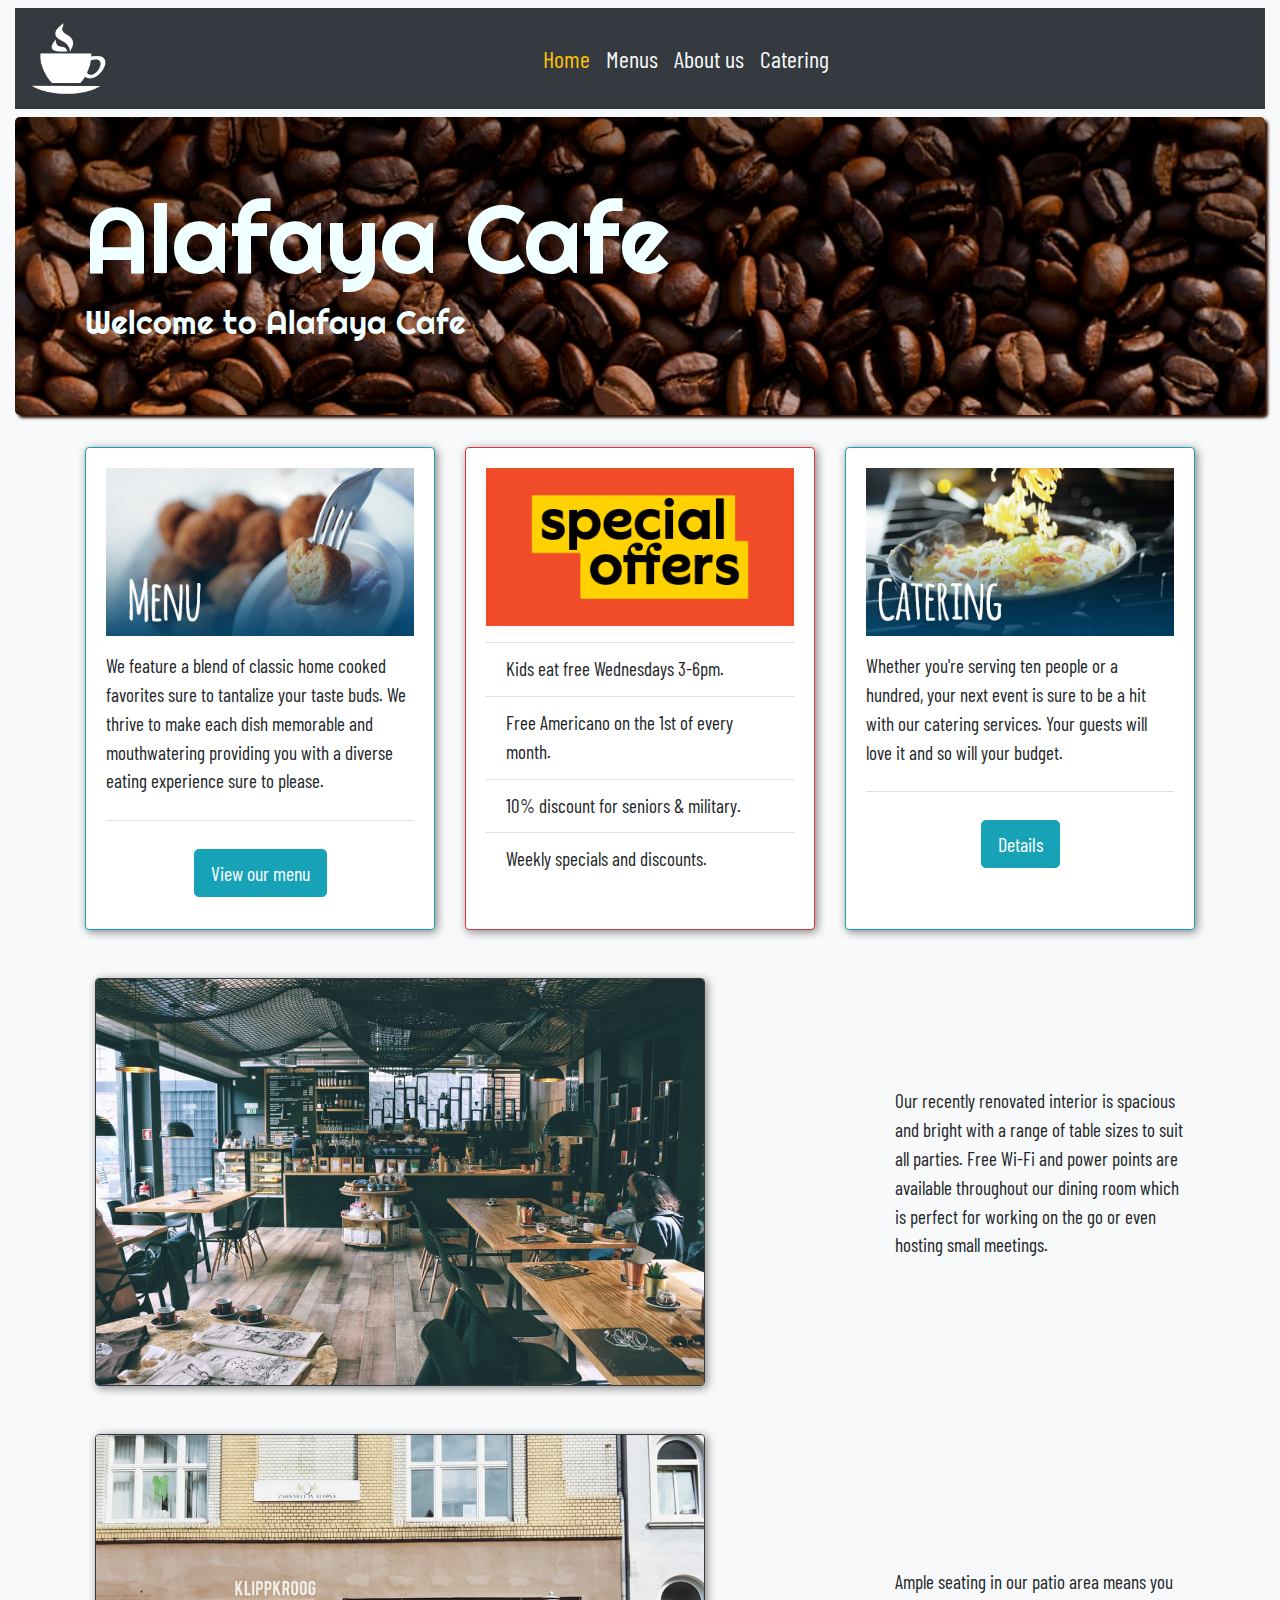
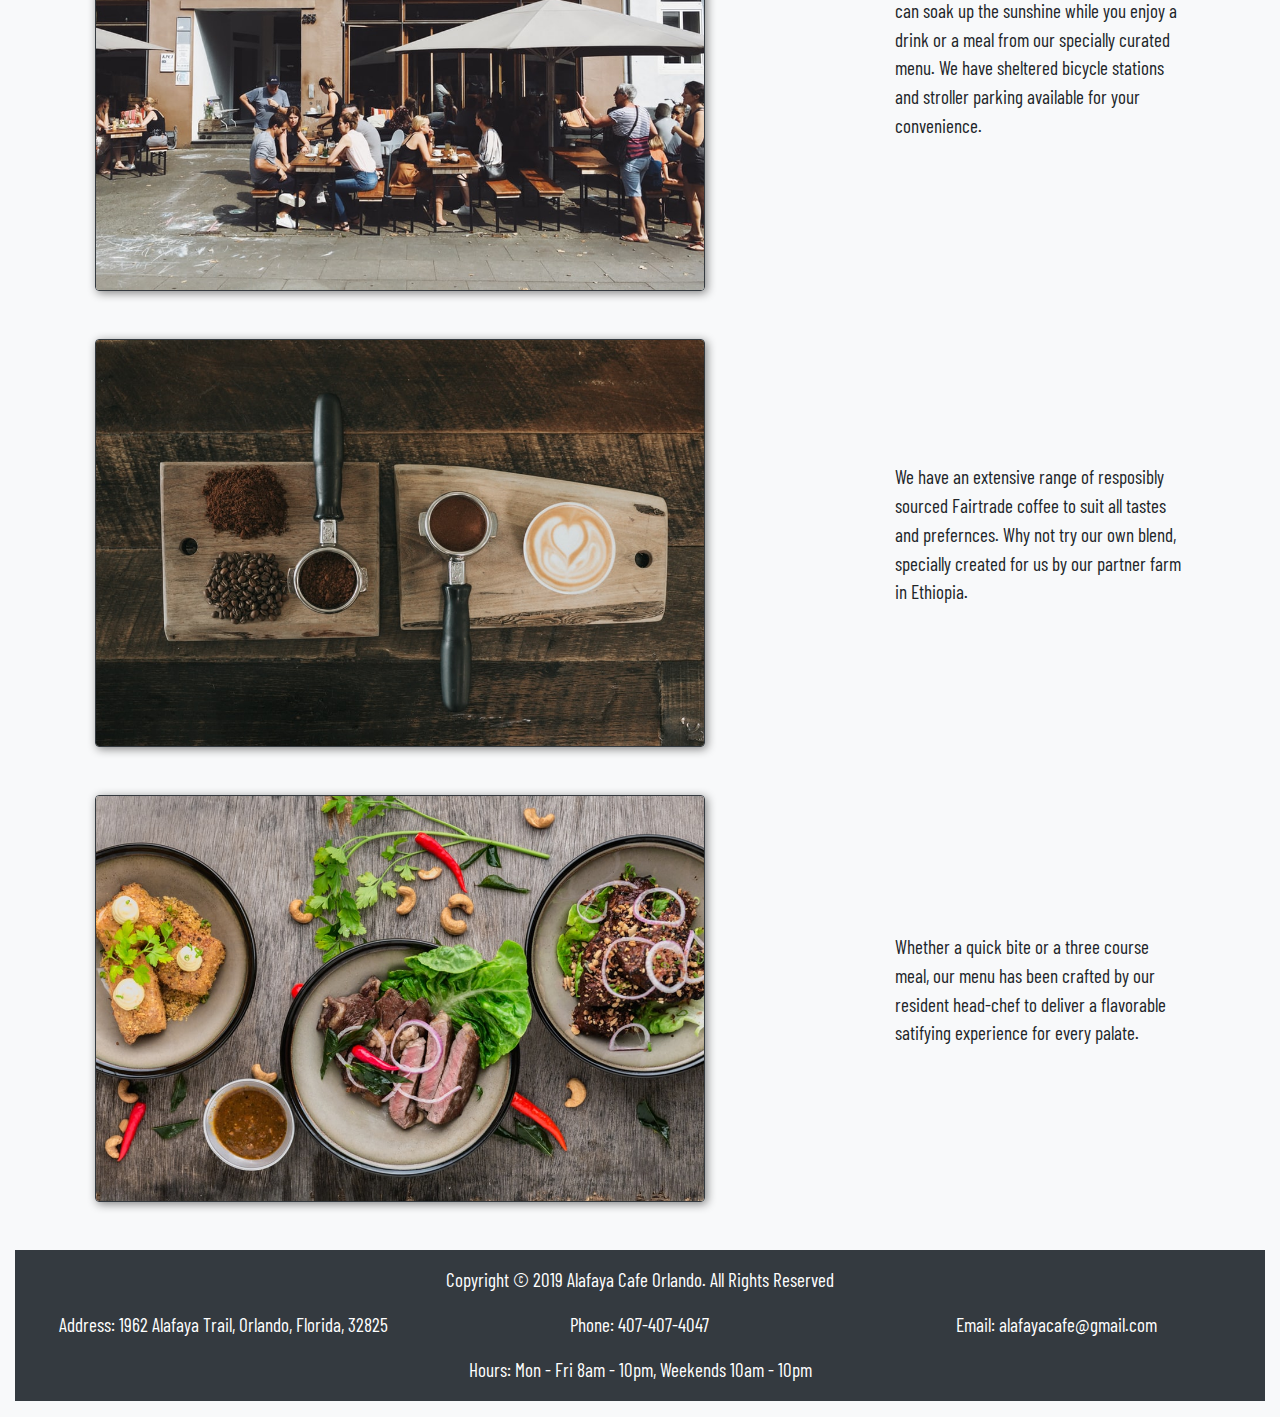
<file: index.html>
<!doctype html>
<html lang="en">
  <head>
    <!-- Required meta tags -->
    <meta charset="utf-8">
    <meta name="viewport" content="width=device-width, initial-scale=1, shrink-to-fit=no">

    <!-- Bootstrap CSS -->
    <link rel="stylesheet" href="https://stackpath.bootstrapcdn.com/bootstrap/4.3.1/css/bootstrap.min.css" integrity="sha384-ggOyR0iXCbMQv3Xipma34MD+dH/1fQ784/j6cY/iJTQUOhcWr7x9JvoRxT2MZw1T" crossorigin="anonymous">
    <link rel="stylesheet" href="css/styles.css">
    <link href="https://fonts.googleapis.com/css?family=Barlow+Condensed|Righteous&display=swap" rel="stylesheet">

    <title>Alafaya Cafe</title>
  </head>
  <body class="bg-light">
  	
  	<div class="container-fluid">
        <nav class="my-2 navbar navbar-expand-sm navbar-dark bg-dark">
            <a href="index.html" class="navbar-brand text-light">
                <img src="css/images/logo.jpg" id="logo" alt="">
            </a>
            <button class="navbar-toggler" data-toggle="collapse" data-target="#myNav">
                <span class="navbar-toggler-icon"></span>
            </button>    
            <div class="justify-content-around collapse navbar-collapse" id="myNav">
                <ul class="navbar-nav">
                    <li class="nav-item">
                        <a href="index.html" class="nav-link text-warning">Home</a>
                    </li>
                    <li class="nav-item dropdown">
                        <a href="#" class="nav-link text-light" data-toggle="dropdown">Menus</a>
                        <div class="dropdown-menu">
                            <a href="breakfastMenu.html" class="dropdown-item">Breakfast</a>
                            <a href="lunchMenu.html" class="dropdown-item">Lunch and Dinner</a>
                            <a href="dessertMenu.html" class="dropdown-item">Dessert</a>
                            <a href="beverageMenu.html" class="dropdown-item">Beverages</a>
                        </div>
                    </li>
                    <li class="nav-item">
                        <a href="about.html" class="nav-link text-light">About us</a>
                    </li>
                    <li class="nav-item">
                        <a href="catering.html" class="nav-link text-light">Catering</a>
                    </li>
                  </ul>
            </div>
        </nav>
    </div>
          
    <div class="container-fluid">
        <div class="mb-4 mt-2 d-flex justify-content-center d-md-none bg-dark text-white">
            <h1>Alafaya Cafe</h1>
        </div>
        
        <div class="jumbotron d-none d-md-flex" id="jumbo">
            <div class="container">
                    <h1 class="display-1">Alafaya Cafe</h1>
                    <p class="h2">Welcome to Alafaya Cafe</p>
            </div>
        </div>
    </div>

    <div class="container">
        <div class="row justify-content-center">
            <div class="col-lg-4 col-md-6 d-flex align-items-stretch mb-5">
                <div class="card border-info">
                    <div class="card-body">
                        <span class="d-flex justify-content-center"><img class="img-fluid" src="css/images/menu.jpg" alt=""></span>
                        <p class="mt-3 mb-4">We feature a blend of classic home cooked favorites sure to tantalize your taste buds. We thrive to make each dish memorable and mouthwatering providing you with a diverse eating experience sure to please.</p>
                        <div class="card-footer bg-white d-flex justify-content-center">
                            <a href="breakfastMenu.html"><button class="btn btn-lg btn-info mt-3">View our menu</button></a>
                        </div>
                    </div>
                </div>
            </div>

            <div class="col-lg-4 col-md-6 d-flex justify-content-center align-items-stretch mb-5">
                <div class="card border-danger">
                    <div class="card-body">
                            <img src="css/images/specials.jpg" alt="" class="img-fluid flex-grow">
                            <ul class="list-group list-group-flush">
                                <li class="mt-3 list-group-item">Kids eat free Wednesdays 3-6pm.</li>
                                <li class="list-group-item">Free Americano on the 1st of every month.</li>
                                <li class="list-group-item">10% discount for seniors & military.</li>                                
                                <li class="list-group-item">Weekly specials and discounts.</li>                                
                            </ul>
                            
                    </div>
                </div>
            </div>
            
            <div class="col-lg-4 col-md-6 d-flex justify-content-center align-items-stretch mb-5">
                <div class="card border-info">
                    <div class="card-body">
                        <span class="d-flex justify-content-center"><img class="img-fluid" src="css/images/catering.jpg" alt=""></span>
                        <p class="mt-3 mb-4">Whether you're serving ten people or a hundred, your next event is sure to be a hit with our catering services. Your guests will love it and so will your budget.</p>
                        <div class="card-footer bg-white d-flex justify-content-center">
                            <a href="catering.html"><button class="btn btn-lg btn-info mt-3">Details</button></a>
                        </div>
                    </div>
                </div>
            </div>
        </div>
    </div>

    <div class="container-fluid">
        <div class="row d-flex justify-content-around">
            <div class="col-md-6 mb-5">
                <img id="interior" src="css/images/cafe-inside.jpg" alt="" class="img-fluid border border-dark rounded">
            </div>
            <div class="col-md-3 mb-5 d-flex justify-content-center align-items-center">
                <p>Our recently renovated interior is spacious and bright with a range of table sizes to suit all parties.  Free Wi-Fi and power points are available throughout our dining room which is perfect for working on the go or even hosting small meetings.</p>
            </div>
        </div>
        <div class="row d-flex justify-content-around">
            <div class="col-md-6 mb-5">
                <img id="patio" src="css/images/cafe-patio.jpg" alt="" class="img-fluid border border-dark rounded">
            </div>
            <div class="col-md-3 mb-5 d-flex justify-content-center align-items-center">
                <p>Ample seating in our patio area means you can soak up the sunshine while you enjoy a drink or a meal from our specially curated menu.  We have sheltered bicycle stations and stroller parking available for your convenience.</p>
            </div>
        </div>
        <div class="row d-flex justify-content-around">
            <div class="col-md-6 mb-5">
                <img id="patio" src="css/images/coffee.jpg" alt="" class="img-fluid border border-dark rounded">
            </div>
            <div class="col-md-3 mb-5 d-flex justify-content-center align-items-center">
                <p>We have an extensive range of resposibly sourced Fairtrade coffee to suit all tastes and prefernces.  Why not try our own blend, specially created for us by our partner farm in Ethiopia.</p>
            </div>
        </div>
        <div class="row d-flex justify-content-around">
            <div class="col-md-6 mb-5">
                <img id="patio" src="css/images/meal.jpg" alt="" class="img-fluid border border-dark rounded">
            </div>
            <div class="col-md-3 mb-5 d-flex justify-content-center align-items-center">
                <p>Whether a quick bite or a three course meal, our menu has been crafted by our resident head-chef to deliver a flavorable satifying experience for every palate. </p>               
            </div>
        </div>
    </div>

    <div class="container-fluid">    
        <footer id="foot">
                <div class="container-fluid bg-dark text-white mb-3">
                        <div class="row">
                            <div class="col-12 d-flex justify-content-around pt-3">
                                <p>Copyright &copy; 2019 Alafaya Cafe Orlando.  All Rights Reserved</p>
                            </div>
                            <div class="col-xl-4 col-12 d-flex justify-content-center">
                                <p>Address: 1962 Alafaya Trail, Orlando, Florida, 32825</p>
                            </div>
                            <div class="col-xl-4 col-12 d-flex justify-content-center">
                                <p>Phone: 407-407-4047</p>
                            </div>
                            <div class="col-xl-4 col-12 d-flex justify-content-center">
                                <p> Email: alafayacafe@gmail.com</p>
                            </div>
                            
                            <div class="col-12 d-flex justify-content-center">
                                <p>Hours: Mon - Fri 8am - 10pm,  Weekends 10am - 10pm</p>
                            </div>
                        </div>
                    </div>
        </footer>
    </div>

       

    <!-- Optional JavaScript -->
    <!-- jQuery first, then Popper.js, then Bootstrap JS -->
    <script src="https://code.jquery.com/jquery-3.3.1.slim.min.js" integrity="sha384-q8i/X+965DzO0rT7abK41JStQIAqVgRVzpbzo5smXKp4YfRvH+8abtTE1Pi6jizo" crossorigin="anonymous"></script>
    <script src="https://cdnjs.cloudflare.com/ajax/libs/popper.js/1.14.7/umd/popper.min.js" integrity="sha384-UO2eT0CpHqdSJQ6hJty5KVphtPhzWj9WO1clHTMGa3JDZwrnQq4sF86dIHNDz0W1" crossorigin="anonymous"></script>
    <script src="https://stackpath.bootstrapcdn.com/bootstrap/4.3.1/js/bootstrap.min.js" integrity="sha384-JjSmVgyd0p3pXB1rRibZUAYoIIy6OrQ6VrjIEaFf/nJGzIxFDsf4x0xIM+B07jRM" crossorigin="anonymous"></script>
  </body>
</html>
</file>
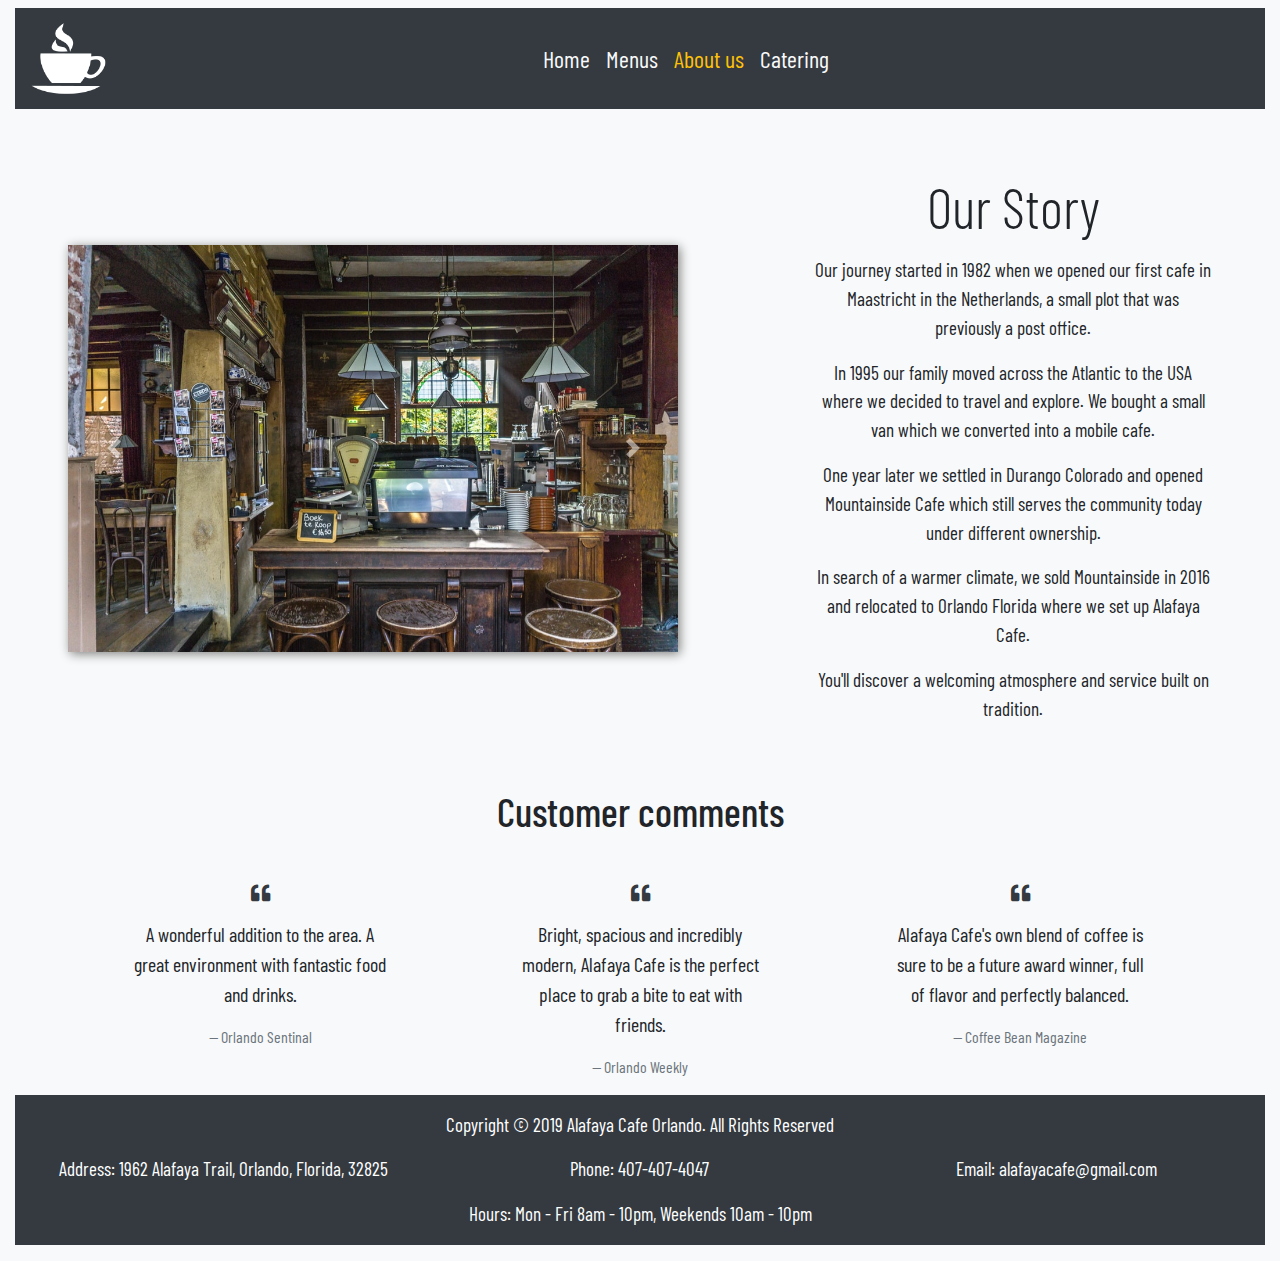
<file: about.html>
<!doctype html>
<html lang="en">
  <head>
    <!-- Required meta tags -->
    <meta charset="utf-8">
    <meta name="viewport" content="width=device-width, initial-scale=1, shrink-to-fit=no">

    <!-- Bootstrap CSS -->
    <link rel="stylesheet" href="https://stackpath.bootstrapcdn.com/bootstrap/4.3.1/css/bootstrap.min.css" integrity="sha384-ggOyR0iXCbMQv3Xipma34MD+dH/1fQ784/j6cY/iJTQUOhcWr7x9JvoRxT2MZw1T" crossorigin="anonymous">
    <link rel="stylesheet" href="css/styles.css">
    <link href="https://fonts.googleapis.com/css?family=Barlow+Condensed|Righteous&display=swap" rel="stylesheet">
    <link rel="stylesheet" href="css/fontawesome-free-5.10.1-web/css/all.css">

    <title>Alafaya Cafe</title>
  </head>
  <body class="bg-light">
  	
  	<div class="container-fluid">
        <nav class="my-2 navbar navbar-expand-sm navbar-dark bg-dark">
            <a href="index.html" class="navbar-brand text-light">
                <img src="css/images/logo.jpg" id="logo" alt="">
            </a>
            <button class="navbar-toggler" data-toggle="collapse" data-target="#myNav">
                <span class="navbar-toggler-icon"></span>
            </button>    
            <div class="justify-content-around collapse navbar-collapse" id="myNav">
                <ul class="navbar-nav">
                    <li class="nav-item">
                        <a href="index.html" class="nav-link text-light">Home</a>
                    </li>
                    <li class="nav-item dropdown">
                        <a href="#" class="nav-link text-light" data-toggle="dropdown">Menus</a>
                        <div class="dropdown-menu">
                            <a href="breakfastMenu.html" class="dropdown-item">Breakfast</a>
                            <a href="lunchMenu.html" class="dropdown-item">Lunch and Dinner</a>
                            <a href="dessertMenu.html" class="dropdown-item">Dessert</a>
                            <a href="beverageMenu.html" class="dropdown-item">Beverages</a>
                        </div>
                    </li>
                    <li class="nav-item">
                        <a href="about.html" class="nav-link text-warning">About us</a>
                    </li>
                    <li class="nav-item">
                        <a href="catering.html" class="nav-link text-light">Catering</a>
                    </li>
                </ul>
            </div>
        </nav>
    </div>

    <div class="container-fluid my-5">
        <div class="row d-flex justify-content-around align-items-center">
            <div class="col-lg-6">
                <div id="imgCarousel" class="carousel slide" data-ride="carousel">
                    <div class="carousel-inner">
                        <div class="carousel-item active">
                            <img src="css/images/slider/oldCafe.jpg" alt="" class="display-block w-100 img-fluid">
                        </div>
                        <div class="carousel-item">
                            <img src="css/images/slider/cafeTruck.jpg" alt="" class="display-block w-100 img-fluid">
                        </div>
                        <div class="carousel-item">
                            <img src="css/images/slider/firstUSA.jpg" alt="" class="display-block w-100 img-fluid">
                        </div>
                        <div class="carousel-item">
                            <img src="css/images/slider/alafayaCafe.jpg" alt="" class="display-block w-100 img-fluid">
                        </div>
                    </div>
                    <a href="#imgCarousel" class="carousel-control-prev" data-slide="prev" role="button">
                        <span class="carousel-control-prev-icon"></span>
                    </a>
                    <a href="#imgCarousel" class="carousel-control-next" data-slide="next" role="button">
                        <span class="carousel-control-next-icon"></span>
                    </a>
                </div>
            </div>

            <div class="col-lg-4 text-center">
                <h2 class="display-4 mb-3 mt-3">Our Story</h2>
                <p>Our journey started in 1982 when we opened our first cafe in Maastricht in the Netherlands, a small plot that was previously a post office.</p>
                <p>In 1995 our family moved across the Atlantic to the USA where we decided to travel and explore.  We bought a small van which we converted into a mobile cafe.</p>
                <p>One year later we settled in Durango Colorado and opened Mountainside Cafe which still serves the community today under different ownership.</p>
                <p>In search of a warmer climate, we sold Mountainside in 2016 and relocated to Orlando Florida where we set up Alafaya Cafe.</p>
                <p>You'll discover a welcoming atmosphere and service built on tradition.</p>
            </div>
        </div>
    </div>
    
    
    <div class="container">
        <div class="col-12">
                <h1 class="text-center my-5">Customer comments</h1>
            </div>    
        </div>
    </div>    

    <div class="container">
        <div class="row d-flex justify-content-around">
            <div class="col-md-3">
                    <i class="fas fa-quote-left mb-3 text-dark d-flex justify-content-center"></i>
                    <blockquote class="blockquote text-center">
                        <p>A wonderful addition to the area.  A great environment with fantastic food and drinks.</p>
                        <footer class="blockquote-footer d-flex justify-content-center">Orlando Sentinal</footer>
                    </blockquote>
            </div>
            <div class="col-md-3">
                    <i class="fas fa-quote-left mb-3 text-dark d-flex justify-content-center"></i>
                    <blockquote class="blockquote text-center">
                        <p>Bright, spacious and incredibly modern, Alafaya Cafe is the perfect place to grab a bite to eat with friends.</p>
                        <footer class="blockquote-footer d-flex justify-content-center">Orlando Weekly</footer>
                    </blockquote>
            </div>
            <div class="col-md-3">
                    <i class="fas fa-quote-left mb-3 text-dark d-flex justify-content-center"></i>
                    <blockquote class="blockquote text-center">
                        <p>Alafaya Cafe's own blend of coffee is sure to be a future award winner, full of flavor and perfectly balanced.</p>
                        <footer class="blockquote-footer d-flex justify-content-center">Coffee Bean Magazine</footer>
                    </blockquote>
            </div>
        </div>
    </div>
    
    <div class="container"></div>
    <div class="container-fluid">    
        <footer id="foot">
                <div class="container-fluid bg-dark text-white mb-3">
                        <div class="row">
                            <div class="col-12 d-flex justify-content-around pt-3">
                                <p>Copyright &copy; 2019 Alafaya Cafe Orlando.  All Rights Reserved</p>
                            </div>
                            <div class="col-xl-4 col-12 d-flex justify-content-center">
                                <p>Address: 1962 Alafaya Trail, Orlando, Florida, 32825</p>
                            </div>
                            <div class="col-xl-4 col-12 d-flex justify-content-center">
                                <p>Phone: 407-407-4047</p>
                            </div>
                            <div class="col-xl-4 col-12 d-flex justify-content-center">
                                <p> Email: alafayacafe@gmail.com</p>
                            </div>
                            
                            <div class="col-12 d-flex justify-content-center">
                                <p>Hours: Mon - Fri 8am - 10pm,  Weekends 10am - 10pm</p>
                            </div>
                        </div>
                    </div>
        </footer>
    </div>

       

    <!-- Optional JavaScript -->
    <!-- jQuery first, then Popper.js, then Bootstrap JS -->
    <script src="https://code.jquery.com/jquery-3.3.1.slim.min.js" integrity="sha384-q8i/X+965DzO0rT7abK41JStQIAqVgRVzpbzo5smXKp4YfRvH+8abtTE1Pi6jizo" crossorigin="anonymous"></script>
    <script src="https://cdnjs.cloudflare.com/ajax/libs/popper.js/1.14.7/umd/popper.min.js" integrity="sha384-UO2eT0CpHqdSJQ6hJty5KVphtPhzWj9WO1clHTMGa3JDZwrnQq4sF86dIHNDz0W1" crossorigin="anonymous"></script>
    <script src="https://stackpath.bootstrapcdn.com/bootstrap/4.3.1/js/bootstrap.min.js" integrity="sha384-JjSmVgyd0p3pXB1rRibZUAYoIIy6OrQ6VrjIEaFf/nJGzIxFDsf4x0xIM+B07jRM" crossorigin="anonymous"></script>
  </body>
</html>
</file>
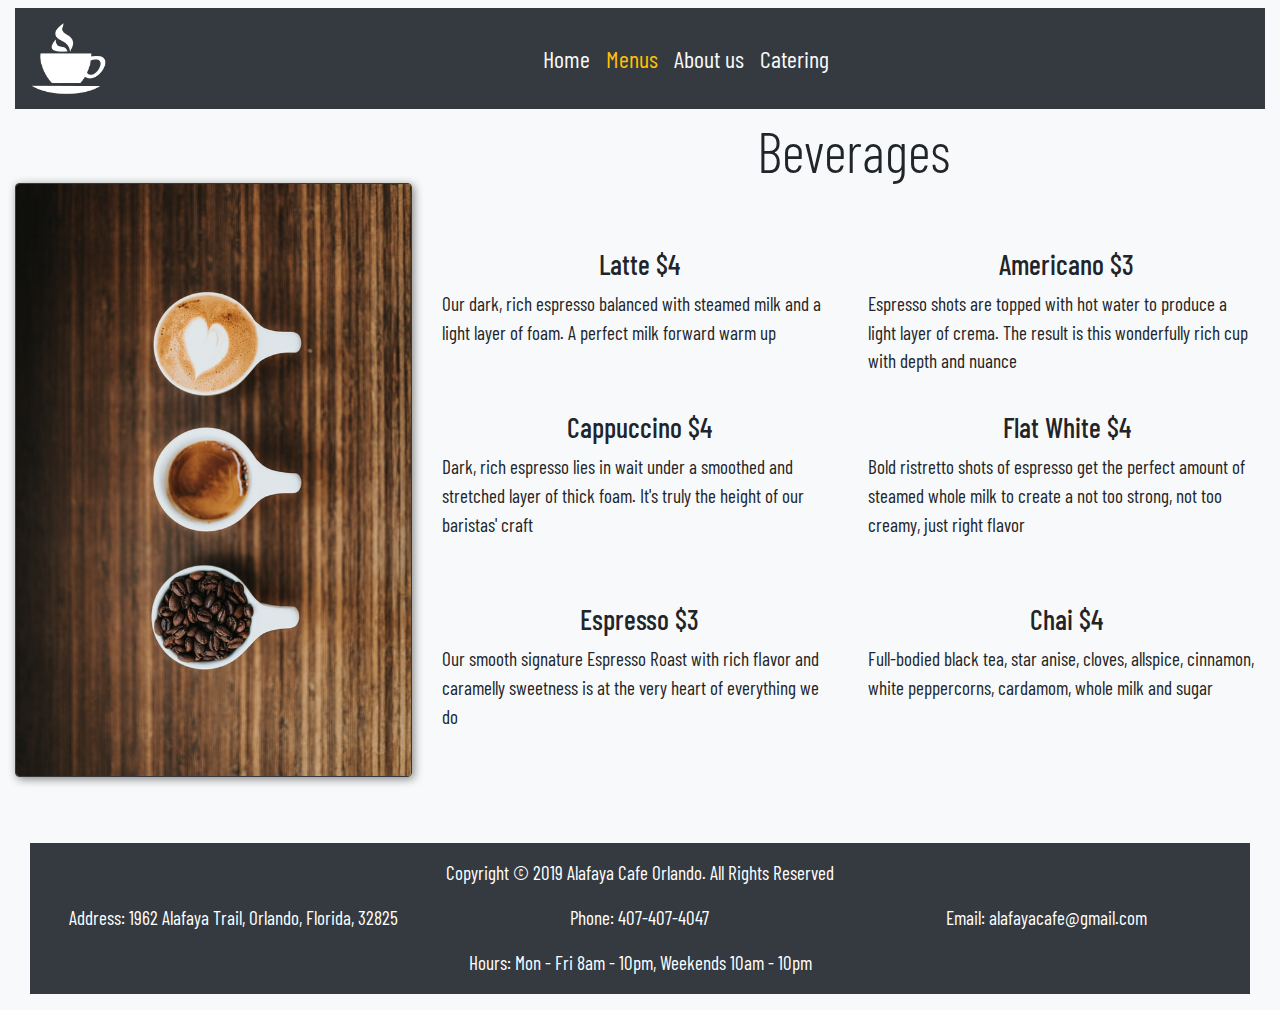
<file: beverageMenu.html>
<!doctype html>
<html lang="en">
  <head>
    <!-- Required meta tags -->
    <meta charset="utf-8">
    <meta name="viewport" content="width=device-width, initial-scale=1, shrink-to-fit=no">

    <!-- Bootstrap CSS -->
    <link rel="stylesheet" href="https://stackpath.bootstrapcdn.com/bootstrap/4.3.1/css/bootstrap.min.css" integrity="sha384-ggOyR0iXCbMQv3Xipma34MD+dH/1fQ784/j6cY/iJTQUOhcWr7x9JvoRxT2MZw1T" crossorigin="anonymous">
    <link rel="stylesheet" href="css/styles.css">
    <link href="https://fonts.googleapis.com/css?family=Barlow+Condensed|Righteous&display=swap" rel="stylesheet">

    <title>Alafaya Cafe</title>
  </head>
  <body class="bg-light">
  	
  	<div class="container-fluid">
        <nav class="my-2 navbar navbar-expand-sm navbar-dark bg-dark">
            <a href="index.html" class="navbar-brand text-light">
                <img src="css/images/logo.jpg" id="logo" alt="">
            </a>
            <button class="navbar-toggler" data-toggle="collapse" data-target="#myNav">
                <span class="navbar-toggler-icon"></span>
            </button>    
            <div class="justify-content-around collapse navbar-collapse" id="myNav">
                <ul class="navbar-nav">
                    <li class="nav-item">
                        <a href="index.html" class="nav-link text-light">Home</a>
                    </li>
                    <li class="nav-item dropdown">
                        <a href="#" class="nav-link text-warning" data-toggle="dropdown">Menus</a>
                        <div class="dropdown-menu">
                            <a href="breakfastMenu.html" class="dropdown-item">Breakfast</a>
                            <a href="lunchMenu.html" class="dropdown-item">Lunch and Dinner</a>
                            <a href="dessertMenu.html" class="dropdown-item">Dessert</a>
                            <a href="beverageMenu.html" class="dropdown-item">Beverages</a>
                        </div>
                    </li>
                    <li class="nav-item">
                        <a href="about.html" class="nav-link text-light">About us</a>
                    </li>
                    <li class="nav-item">
                        <a href="catering.html" class="nav-link text-light">Catering</a>
                    </li>
                </ul>
            </div>
        </nav>
    </div>

    <!-- Breakfast Menu -->
    <div class="container-fluid">
        <div class="row d-flex justify-content-center align-items-center">
            <div class="col-md-4 mb-5">
                <img id="interior" src="css/images/beverages.jpg" alt="" class="img-fluid border border-dark rounded mt-5">
            </div>
            <div class="col-lg-8 mb-5">
                <h2 class="display-4 text-center mb-5">Beverages</h2>
                <div class="row">
                    <div class="col-lg-6 mb-5">
                        <h3 class="text-center mt-3">Latte $4</h3>
                        <p class="mr-3">Our dark, rich espresso balanced with steamed milk and a light layer of foam. A perfect milk forward warm up</p>
                    </div>
                    <div class="col-lg-6 mt-3">
                            <h3 class="text-center">Americano $3</h3>
                            <p class="mr-3">Espresso shots are topped with hot water to produce a light layer of crema. The result is this wonderfully rich cup with depth and nuance</p>
                    </div>
                </div>
                <div class="row">
                    <div class="col-lg-6 mb-5">
                        <h3 class="text-center">Cappuccino $4</h3>
                        <p>Dark, rich espresso lies in wait under a smoothed and stretched layer of thick foam. It's truly the height of our baristas' craft</p>
                    </div>
                    <div class="col-lg-6 mb-5">
                            <h3 class="text-center">Flat White $4</h3>
                            <p class="mr-3">Bold ristretto shots of espresso get the perfect amount of steamed whole milk to create a not too strong, not too creamy, just right flavor</p>
                    </div>
                </div>
                <div class="row">
                    <div class="col-lg-6 mb-5">
                        <h3 class="text-center">Espresso $3</h3>
                        <p>Our smooth signature Espresso Roast with rich flavor and caramelly sweetness is at the very heart of everything we do</p>
                    </div>
                    <div class="col-lg-6 mb-5">
                            <h3 class="text-center">Chai $4</h3>
                        <p>Full-bodied black tea, star anise, cloves, allspice, cinnamon, white peppercorns, cardamom, whole milk and sugar</p>
                    </div>
                </div>
            </div>
        </div>

    <div class="container-fluid">    
        <footer id="foot">
                <div class="container-fluid bg-dark text-white mb-3">
                        <div class="row">
                            <div class="col-12 d-flex justify-content-around pt-3">
                                <p>Copyright &copy; 2019 Alafaya Cafe Orlando.  All Rights Reserved</p>
                            </div>
                            <div class="col-xl-4 col-12 d-flex justify-content-center">
                                <p>Address: 1962 Alafaya Trail, Orlando, Florida, 32825</p>
                            </div>
                            <div class="col-xl-4 col-12 d-flex justify-content-center">
                                <p>Phone: 407-407-4047</p>
                            </div>
                            <div class="col-xl-4 col-12 d-flex justify-content-center">
                                <p> Email: alafayacafe@gmail.com</p>
                            </div>
                            
                            <div class="col-12 d-flex justify-content-center">
                                <p>Hours: Mon - Fri 8am - 10pm,  Weekends 10am - 10pm</p>
                            </div>
                        </div>
                    </div>
        </footer>
    </div>

       

    <!-- Optional JavaScript -->
    <!-- jQuery first, then Popper.js, then Bootstrap JS -->
    <script src="https://code.jquery.com/jquery-3.3.1.slim.min.js" integrity="sha384-q8i/X+965DzO0rT7abK41JStQIAqVgRVzpbzo5smXKp4YfRvH+8abtTE1Pi6jizo" crossorigin="anonymous"></script>
    <script src="https://cdnjs.cloudflare.com/ajax/libs/popper.js/1.14.7/umd/popper.min.js" integrity="sha384-UO2eT0CpHqdSJQ6hJty5KVphtPhzWj9WO1clHTMGa3JDZwrnQq4sF86dIHNDz0W1" crossorigin="anonymous"></script>
    <script src="https://stackpath.bootstrapcdn.com/bootstrap/4.3.1/js/bootstrap.min.js" integrity="sha384-JjSmVgyd0p3pXB1rRibZUAYoIIy6OrQ6VrjIEaFf/nJGzIxFDsf4x0xIM+B07jRM" crossorigin="anonymous"></script>
  </body>
</html>
</file>
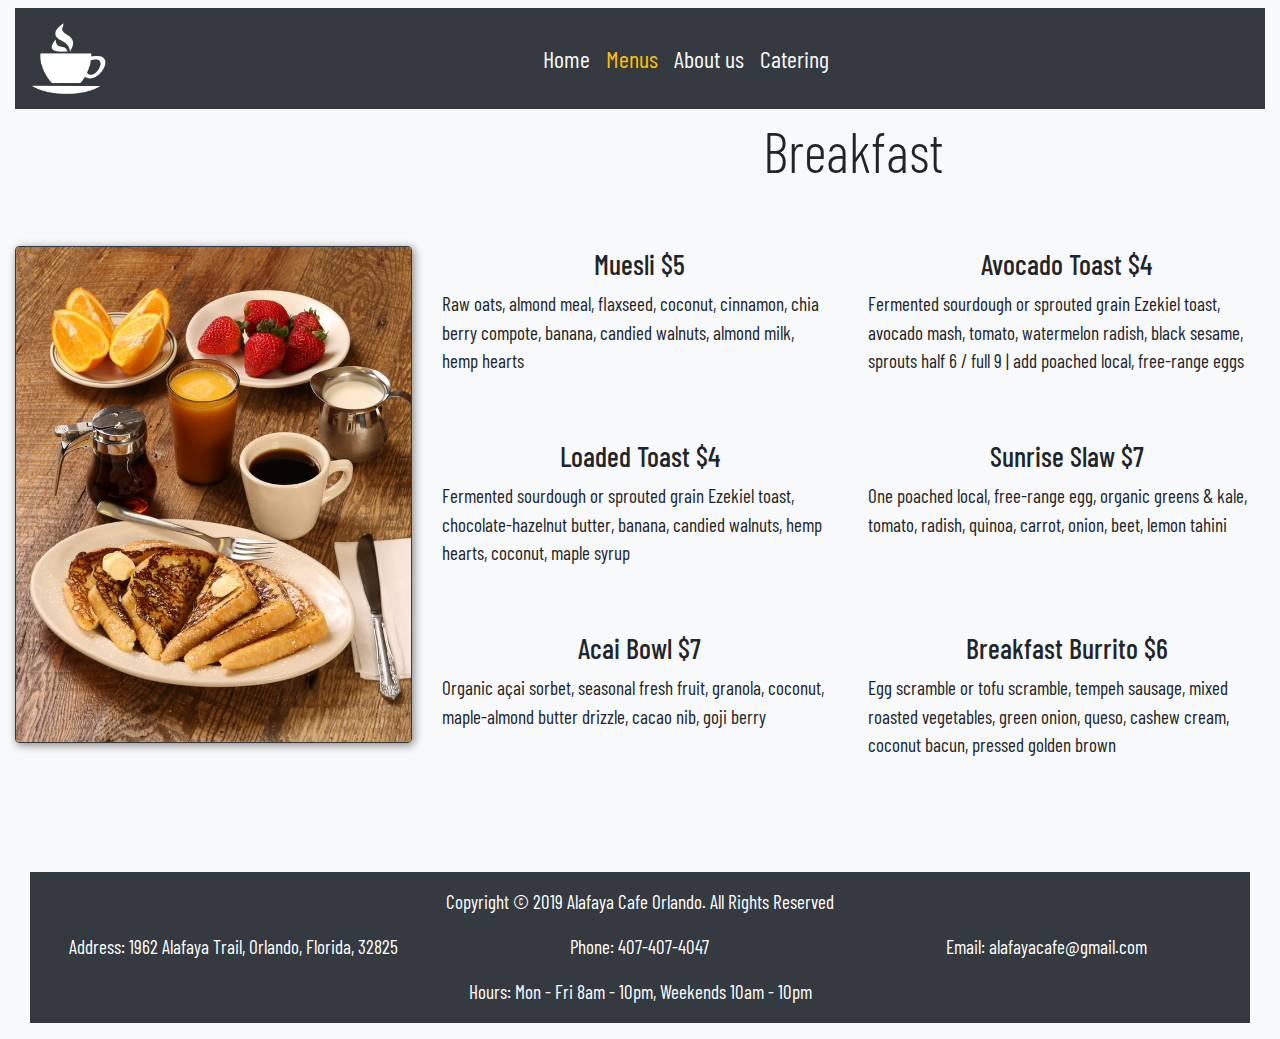
<file: breakfastMenu.html>
<!doctype html>
<html lang="en">
  <head>
    <!-- Required meta tags -->
    <meta charset="utf-8">
    <meta name="viewport" content="width=device-width, initial-scale=1, shrink-to-fit=no">

    <!-- Bootstrap CSS -->
    <link rel="stylesheet" href="https://stackpath.bootstrapcdn.com/bootstrap/4.3.1/css/bootstrap.min.css" integrity="sha384-ggOyR0iXCbMQv3Xipma34MD+dH/1fQ784/j6cY/iJTQUOhcWr7x9JvoRxT2MZw1T" crossorigin="anonymous">
    <link rel="stylesheet" href="css/styles.css">
    <link href="https://fonts.googleapis.com/css?family=Barlow+Condensed|Righteous&display=swap" rel="stylesheet">

    <title>Alafaya Cafe</title>
  </head>
  <body class="bg-light">
  	
  	<div class="container-fluid">
        <nav class="my-2 navbar navbar-expand-sm navbar-dark bg-dark">
            <a href="index.html" class="navbar-brand text-light">
                <img src="css/images/logo.jpg" id="logo" alt="">
            </a>
            <button class="navbar-toggler" data-toggle="collapse" data-target="#myNav">
                <span class="navbar-toggler-icon"></span>
            </button>    
            <div class="justify-content-around collapse navbar-collapse" id="myNav">
                <ul class="navbar-nav">
                    <li class="nav-item">
                        <a href="index.html" class="nav-link text-light">Home</a>
                    </li>
                    <li class="nav-item dropdown">
                        <a href="#" class="nav-link text-warning" data-toggle="dropdown">Menus</a>
                        <div class="dropdown-menu">
                            <a href="breakfastMenu.html" class="dropdown-item">Breakfast</a>
                            <a href="lunchMenu.html" class="dropdown-item">Lunch and Dinner</a>
                            <a href="dessertMenu.html" class="dropdown-item">Dessert</a>
                            <a href="beverageMenu.html" class="dropdown-item">Beverages</a>
                        </div>
                    </li>
                    <li class="nav-item">
                        <a href="about.html" class="nav-link text-light">About us</a>
                    </li>
                    <li class="nav-item">
                        <a href="catering.html" class="nav-link text-light">Catering</a>
                    </li>
                </ul>
            </div>
        </nav>
    </div>

        
    <!-- Breakfast Menu -->
    <div class="container-fluid">
        <div class="row d-flex justify-content-center align-items-center">
            <div class="col-md-4 mb-5">
                <img id="interior" src="css/images/breakfast.jpg" alt="" class="img-fluid border border-dark rounded mt-5">
            </div>
            <div class="col-lg-8 mb-5">
                <h2 class="display-4 text-center mb-5">Breakfast</h2>
                <div class="row">
                    <div class="col-lg-6 mb-5">
                        <h3 class="text-center mt-3">Muesli $5</h3>
                        <p class="mr-3">Raw oats, almond meal, flaxseed, coconut, cinnamon, chia berry compote, banana, candied walnuts, almond milk, hemp hearts</p>
                    </div>
                    <div class="col-lg-6 mt-3">
                            <h3 class="text-center">Avocado Toast $4</h3>
                            <p class="mr-3">Fermented sourdough or sprouted grain Ezekiel toast, avocado mash, tomato, watermelon radish, black sesame, sprouts half 6 / full 9 | add poached local, free-range eggs</p>
                    </div>
                </div>
                <div class="row">
                    <div class="col-lg-6 mb-5">
                        <h3 class="text-center">Loaded Toast $4</h3>
                        <p>Fermented sourdough or sprouted grain Ezekiel toast, chocolate-hazelnut butter, banana, candied walnuts, hemp hearts, coconut, maple syrup</p>
                    </div>
                    <div class="col-lg-6 mb-5">
                            <h3 class="text-center">Sunrise Slaw $7</h3>
                        <p class="mr-3">One poached local, free-range egg, organic greens & kale, tomato, radish, quinoa, carrot, onion, beet, lemon tahini</p>
                    </div>
                </div>
                <div class="row">
                    <div class="col-lg-6 mb-5">
                        <h3 class="text-center">Acai Bowl $7</h3>
                        <p>Organic açai sorbet, seasonal fresh fruit, granola, coconut, maple-almond butter drizzle, cacao nib, goji berry</p>
                    </div>
                    <div class="col-lg-6 mb-5">
                            <h3 class="text-center">Breakfast Burrito $6</h3>
                        <p>Egg scramble or tofu scramble, tempeh sausage, mixed roasted vegetables, green onion, queso, cashew cream, coconut bacun, pressed golden brown</p>
                    </div>
                </div>
            </div>
        </div>

    <div class="container-fluid">    
        <footer id="foot">
                <div class="container-fluid bg-dark text-white mb-3">
                        <div class="row">
                            <div class="col-12 d-flex justify-content-around pt-3">
                                <p>Copyright &copy; 2019 Alafaya Cafe Orlando.  All Rights Reserved</p>
                            </div>
                            <div class="col-xl-4 col-12 d-flex justify-content-center">
                                <p>Address: 1962 Alafaya Trail, Orlando, Florida, 32825</p>
                            </div>
                            <div class="col-xl-4 col-12 d-flex justify-content-center">
                                <p>Phone: 407-407-4047</p>
                            </div>
                            <div class="col-xl-4 col-12 d-flex justify-content-center">
                                <p> Email: alafayacafe@gmail.com</p>
                            </div>
                            
                            <div class="col-12 d-flex justify-content-center">
                                <p>Hours: Mon - Fri 8am - 10pm,  Weekends 10am - 10pm</p>
                            </div>
                        </div>
                    </div>
        </footer>
    </div>

       

    <!-- Optional JavaScript -->
    <!-- jQuery first, then Popper.js, then Bootstrap JS -->
    <script src="https://code.jquery.com/jquery-3.3.1.slim.min.js" integrity="sha384-q8i/X+965DzO0rT7abK41JStQIAqVgRVzpbzo5smXKp4YfRvH+8abtTE1Pi6jizo" crossorigin="anonymous"></script>
    <script src="https://cdnjs.cloudflare.com/ajax/libs/popper.js/1.14.7/umd/popper.min.js" integrity="sha384-UO2eT0CpHqdSJQ6hJty5KVphtPhzWj9WO1clHTMGa3JDZwrnQq4sF86dIHNDz0W1" crossorigin="anonymous"></script>
    <script src="https://stackpath.bootstrapcdn.com/bootstrap/4.3.1/js/bootstrap.min.js" integrity="sha384-JjSmVgyd0p3pXB1rRibZUAYoIIy6OrQ6VrjIEaFf/nJGzIxFDsf4x0xIM+B07jRM" crossorigin="anonymous"></script>
  </body>
</html>
</file>
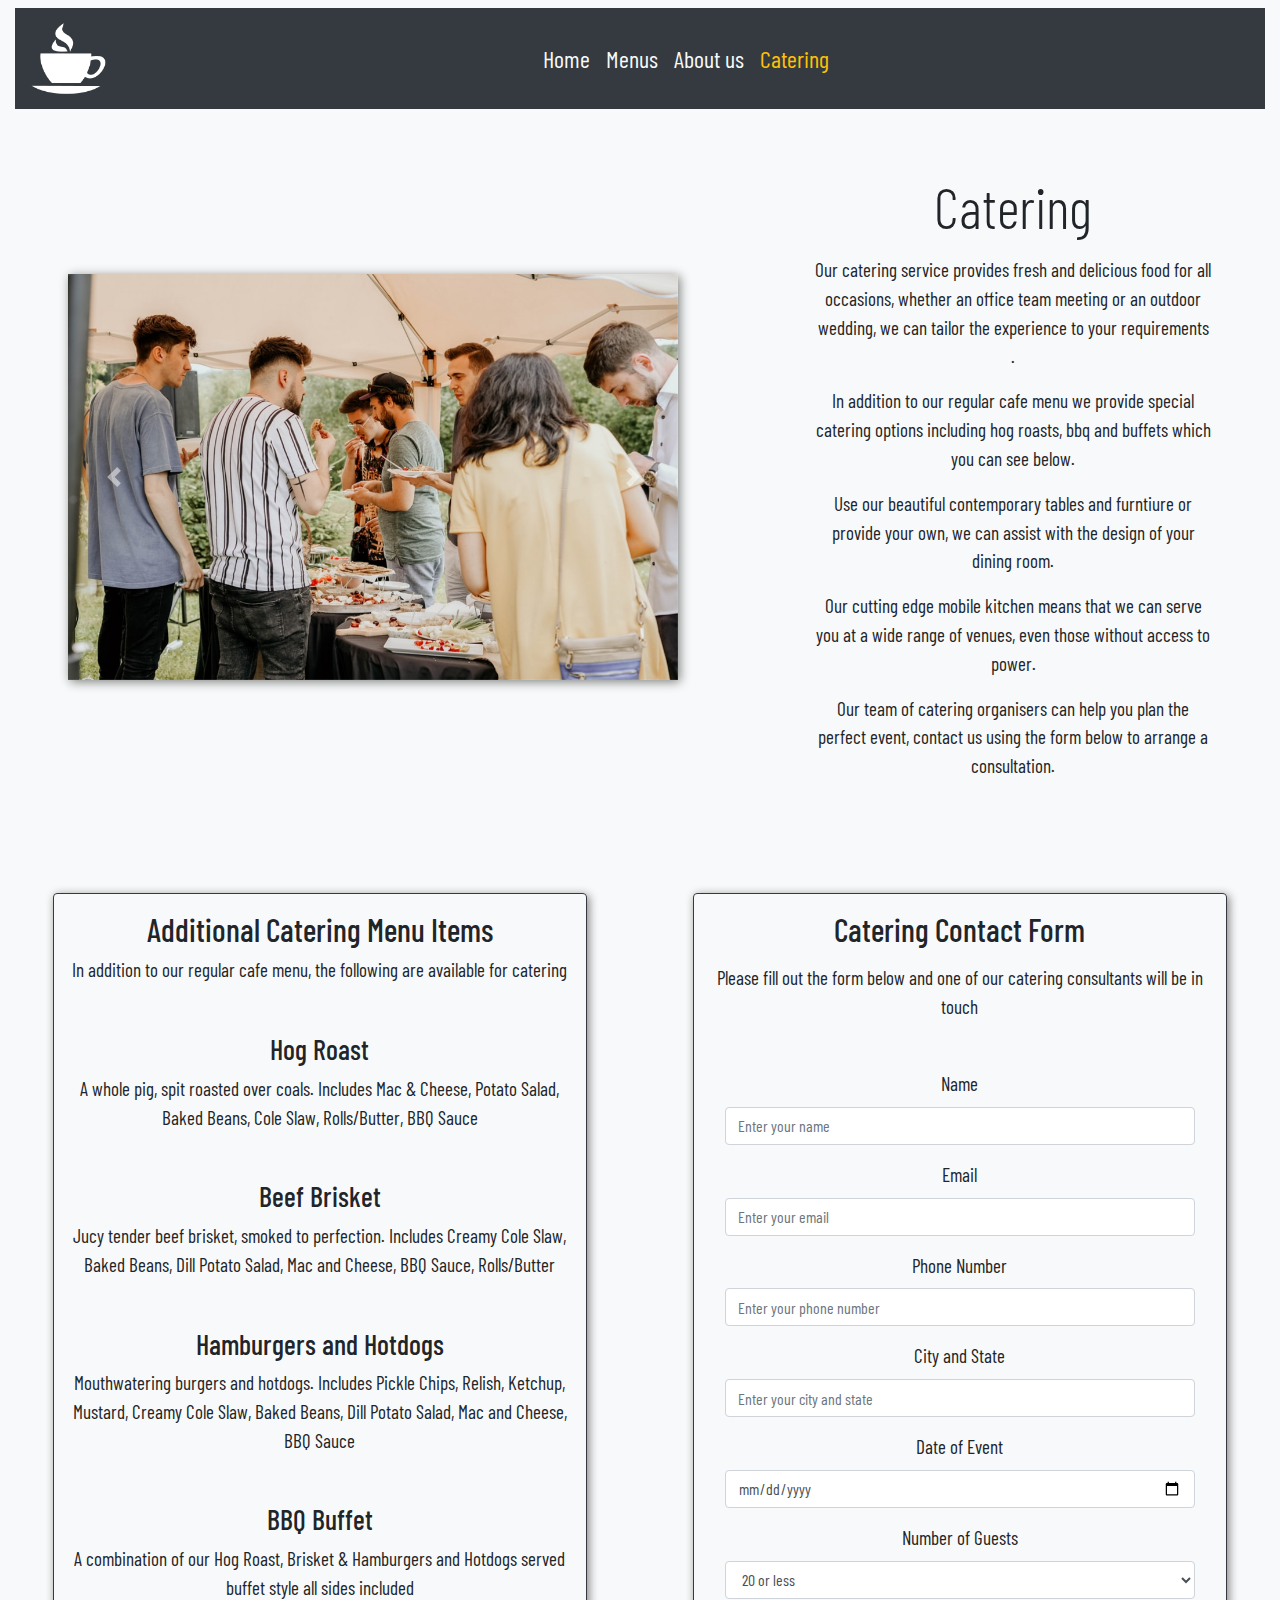
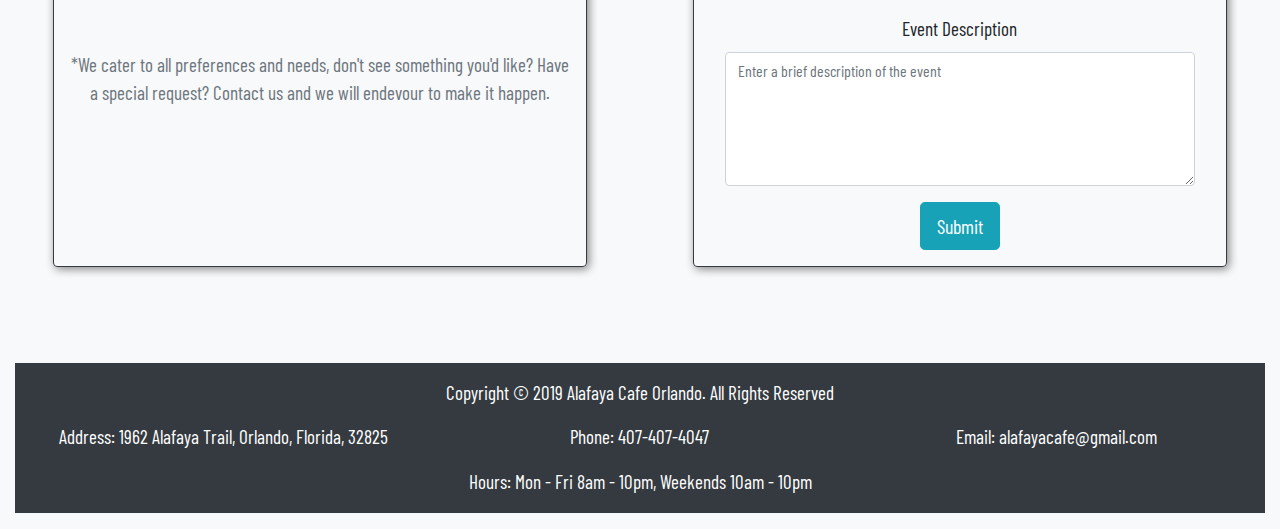
<file: catering.html>
<!doctype html>
<html lang="en">
  <head>
    <!-- Required meta tags -->
    <meta charset="utf-8">
    <meta name="viewport" content="width=device-width, initial-scale=1, shrink-to-fit=no">

    <!-- Bootstrap CSS -->
    <link rel="stylesheet" href="https://stackpath.bootstrapcdn.com/bootstrap/4.3.1/css/bootstrap.min.css" integrity="sha384-ggOyR0iXCbMQv3Xipma34MD+dH/1fQ784/j6cY/iJTQUOhcWr7x9JvoRxT2MZw1T" crossorigin="anonymous">
    <link rel="stylesheet" href="css/styles.css">
    <link href="https://fonts.googleapis.com/css?family=Barlow+Condensed|Righteous&display=swap" rel="stylesheet">
    <link rel="stylesheet" href="css/fontawesome-free-5.10.1-web/css/all.css">

    <title>Alafaya Cafe</title>
  </head>
  <body class="bg-light">
  	
  	<div class="container-fluid">
        <nav class="my-2 navbar navbar-expand-sm navbar-dark bg-dark">
            <a href="index.html" class="navbar-brand text-light">
                <img src="css/images/logo.jpg" id="logo" alt="">
            </a>
            <button class="navbar-toggler" data-toggle="collapse" data-target="#myNav">
                <span class="navbar-toggler-icon"></span>
            </button>    
            <div class="justify-content-around collapse navbar-collapse" id="myNav">
                <ul class="navbar-nav">
                    <li class="nav-item">
                        <a href="index.html" class="nav-link text-light">Home</a>
                    </li>
                    <li class="nav-item dropdown">
                        <a href="#" class="nav-link text-light" data-toggle="dropdown">Menus</a>
                        <div class="dropdown-menu">
                            <a href="breakfastMenu.html" class="dropdown-item">Breakfast</a>
                            <a href="lunchMenu.html" class="dropdown-item">Lunch and Dinner</a>
                            <a href="dessertMenu.html" class="dropdown-item">Dessert</a>
                            <a href="beverageMenu.html" class="dropdown-item">Beverages</a>
                        </div>
                    </li>
                    <li class="nav-item">
                        <a href="about.html" class="nav-link text-light">About us</a>
                    </li>
                    <li class="nav-item">
                        <a href="catering.html" class="nav-link text-warning">Catering</a>
                    </li>
                </ul>
            </div>
        </nav>
    </div>

    <div class="container-fluid my-5">
        <div class="row d-flex justify-content-around align-items-center">
            <div class="col-lg-6" id="cateringCarousel">
                <div id="imgCarousel" class="carousel slide" data-ride="carousel">
                    <div class="carousel-inner">
                        <div class="carousel-item active">
                            <img src="css/images/slider/buffet.jpg" alt="" class="display-block w-100 img-fluid">
                        </div>
                        <div class="carousel-item">
                            <img src="css/images/slider/venue.jpg" alt="" class="display-block w-100 img-fluid">
                        </div>
                        <div class="carousel-item">
                            <img src="css/images/slider/platter2.jpg" alt="" class="display-block w-100 img-fluid">
                        </div>
                        <div class="carousel-item">
                            <img src="css/images/slider/wedding.jpg" alt="" class="display-block w-100 img-fluid">
                        </div>
                        <div class="carousel-item">
                            <img src="css/images/slider/outdoor.jpg" alt="" class="display-block w-100 img-fluid">
                        </div>
                        <div class="carousel-item">
                            <img src="css/images/slider/wedding.jpg" alt="" class="display-block w-100 img-fluid">
                        </div>
                        <div class="carousel-item">
                            <img src="css/images/slider/dessertPlates.jpg" alt="" class="display-block w-100 img-fluid">
                        </div>
                    </div>
                    <a href="#imgCarousel" class="carousel-control-prev" data-slide="prev" role="button">
                        <span class="carousel-control-prev-icon"></span>
                    </a>
                    <a href="#imgCarousel" class="carousel-control-next" data-slide="next" role="button">
                        <span class="carousel-control-next-icon"></span>
                    </a>
                </div>
            </div>

            <div class="col-lg-4 text-center">
                <h2 class="display-4 mb-3 mt-3">Catering</h2>
                <p>Our catering service provides fresh and delicious food for all occasions, whether an office team meeting 
                    or an outdoor wedding, we can tailor the experience to your requirements .</p>
                <p>In addition to our regular cafe menu we provide special catering options including hog roasts, bbq and buffets which you can see below.</p>
                <p>Use our beautiful contemporary tables and furntiure or provide your own, we can assist with the design of your dining room.</p>
                <p>Our cutting edge mobile kitchen means that we can serve you at a wide range of venues, even those without access to power.</p>
                <p>Our team of catering organisers can help you plan the perfect event, contact us using the form below to arrange a consultation.</p>
            </div>
        </div>
    </div>

    <div class="container-fluid my-5">
        <div class="row d-flex justify-content-around mt-5">
                <div class="col-lg-5 text-center border rounded border-dark my-5" id="cateringMenu">
                        <h2 class="display-5 mt-3">Additional Catering Menu Items</h2>
                        <p>In addition to our regular cafe menu, the following are available for catering</p>
                        <h3 class="text-center mt-5">Hog Roast</h3>
                        <p class="mb-5">A whole pig, spit roasted over coals.  Includes Mac & Cheese, Potato Salad,
                        Baked Beans, Cole Slaw, Rolls/Butter, BBQ Sauce</p>
                        <h3 class="text-center">Beef Brisket</h3>
                        <p class="mb-5">Jucy tender beef brisket, smoked to perfection.  Includes Creamy Cole Slaw,
                        Baked Beans, Dill Potato Salad, Mac and Cheese, BBQ Sauce, Rolls/Butter</p>
                        <h3 class="text-center">Hamburgers and Hotdogs</h3>        
                        <p class="mb-5">Mouthwatering burgers and hotdogs.  Includes Pickle Chips, Relish, Ketchup, Mustard, 
                        Creamy Cole Slaw, Baked Beans, Dill Potato Salad, Mac and Cheese, BBQ Sauce</p>
                        <h3 class="text-center">BBQ Buffet</h3>
                        <p class="mb-5">A combination of our Hog Roast, Brisket & Hamburgers and Hotdogs served buffet style
                        all sides included</p>
                        <p class="mt-5 text-muted">*We cater to all preferences and needs, don't see something you'd like? 
                            Have a special request?  Contact us and we will endevour to make it happen.</p>
                </div>

                <div class="col-lg-5 text-center border rounded border-dark my-5" id="cateringForm">
                    <form>
                    <div class="mb-5">    
                        <h2 class="display-5 mb-3 mt-3">Catering Contact Form</h2>
                        <p>Please fill out the form below and one of our catering consultants will be in touch</p>
                    </div>
                    <div class="form-group my-3 mx-3">
                        <label for="name">Name</label>
                        <input type="text" id="name" class="form-control" placeholder="Enter your name" required>
                    </div>
                    <div class="form-group my-3 mx-3">
                        <label for="email">Email</label>
                        <input type="email" id="email" class="form-control" placeholder="Enter your email" required>
                    </div>
                    <div class="form-group my-3 mx-3">
                        <label for="phoneNumber">Phone Number</label>
                        <input type="tel" id="phoneNumber" class="form-control" placeholder="Enter your phone number" required>
                    </div>
                    <div class="form-group my-3 mx-3">
                        <label for="cityState">City and State</label>
                        <input type="text" id="cityState" class="form-control" placeholder="Enter your city and state" required>
                    </div>
                    <div class="form-group my-3 mx-3">
                        <label for="date">Date of Event</label>
                        <input type="date" id="date" class="form-control" placeholder="Enter the date of your event" required>
                    </div>
                    <div class="form-group my-3 mx-3">
                        <label for="guests">Number of Guests</label>
                        <select type="dropdown" id="guests" class="form-control" placeholder="Choose number of guests" required>
                            <option value="20">20 or less</option>
                            <option value="50">21 - 50</option>
                            <option value="100">51 - 100</option>
                            <option value="100plus">More than 100</option>
                        </select>    
                    </div>
                    <div class="form-group my-3 mx-3">
                        <label for="description">Event Description</label>
                        <textarea id="description" rows="5" class="form-control" placeholder="Enter a brief description of the event"></textarea>
                    </div>
                    <button class="btn btn-lg btn-info mb-3">Submit</button> 
                </form>       
                </div>
        </div>
    </div>
    
    
    

    
    
    
    <div class="container-fluid">    
        <footer id="foot">
                <div class="container-fluid bg-dark text-white mb-3">
                        <div class="row">
                            <div class="col-12 d-flex justify-content-around pt-3">
                                <p>Copyright &copy; 2019 Alafaya Cafe Orlando.  All Rights Reserved</p>
                            </div>
                            <div class="col-xl-4 col-12 d-flex justify-content-center">
                                <p>Address: 1962 Alafaya Trail, Orlando, Florida, 32825</p>
                            </div>
                            <div class="col-xl-4 col-12 d-flex justify-content-center">
                                <p>Phone: 407-407-4047</p>
                            </div>
                            <div class="col-xl-4 col-12 d-flex justify-content-center">
                                <p> Email: alafayacafe@gmail.com</p>
                            </div>
                            
                            <div class="col-12 d-flex justify-content-center">
                                <p>Hours: Mon - Fri 8am - 10pm,  Weekends 10am - 10pm</p>
                            </div>
                        </div>
                    </div>
        </footer>
    </div>

       

    <!-- Optional JavaScript -->
    <!-- jQuery first, then Popper.js, then Bootstrap JS -->
    <script src="https://code.jquery.com/jquery-3.3.1.slim.min.js" integrity="sha384-q8i/X+965DzO0rT7abK41JStQIAqVgRVzpbzo5smXKp4YfRvH+8abtTE1Pi6jizo" crossorigin="anonymous"></script>
    <script src="https://cdnjs.cloudflare.com/ajax/libs/popper.js/1.14.7/umd/popper.min.js" integrity="sha384-UO2eT0CpHqdSJQ6hJty5KVphtPhzWj9WO1clHTMGa3JDZwrnQq4sF86dIHNDz0W1" crossorigin="anonymous"></script>
    <script src="https://stackpath.bootstrapcdn.com/bootstrap/4.3.1/js/bootstrap.min.js" integrity="sha384-JjSmVgyd0p3pXB1rRibZUAYoIIy6OrQ6VrjIEaFf/nJGzIxFDsf4x0xIM+B07jRM" crossorigin="anonymous"></script>
  </body>
</html>
</file>
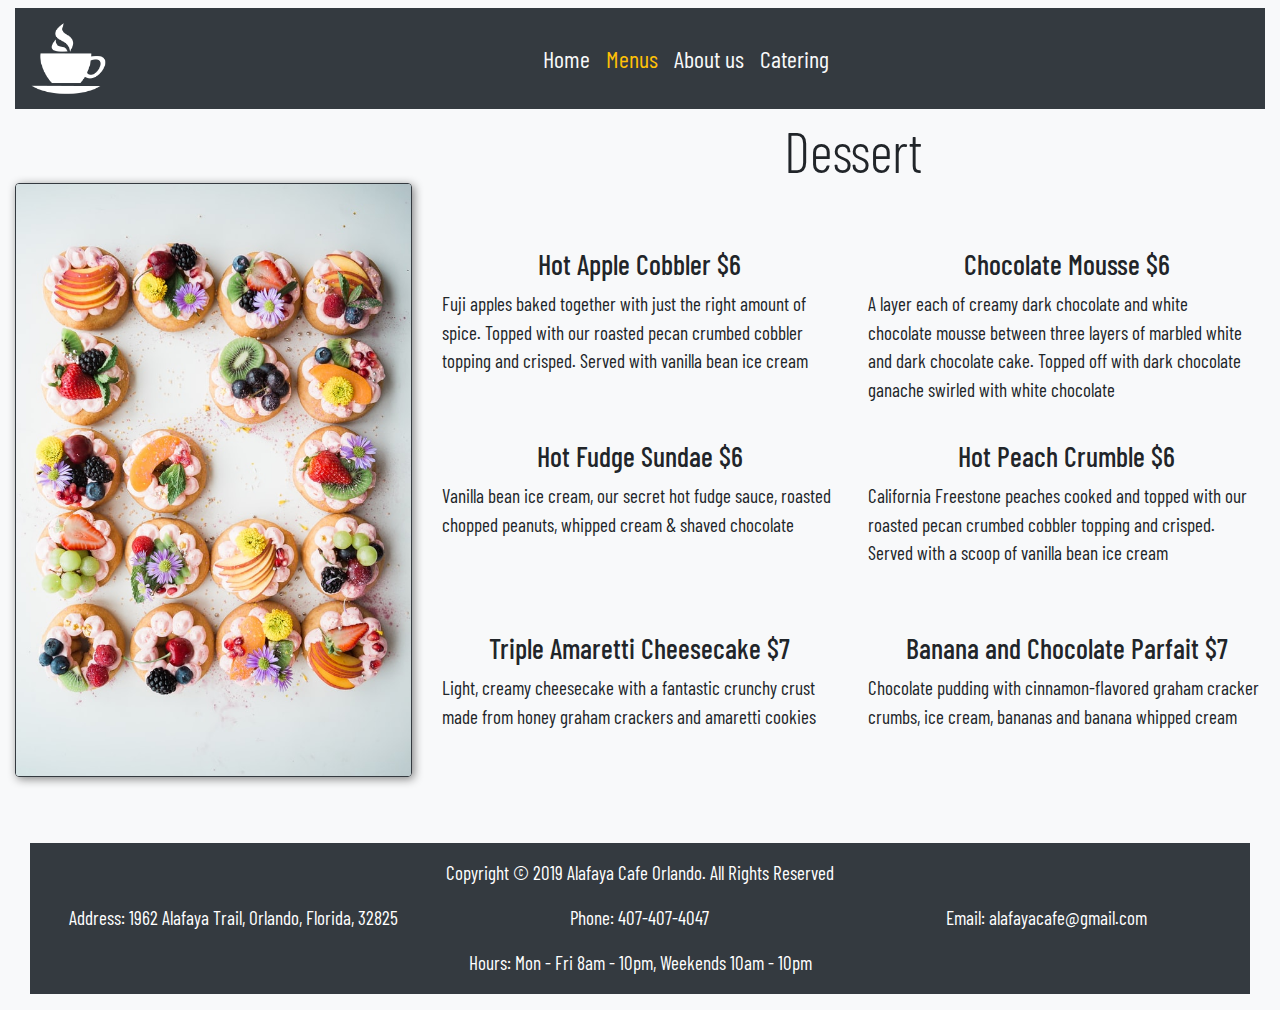
<file: dessertMenu.html>
<!doctype html>
<html lang="en">
  <head>
    <!-- Required meta tags -->
    <meta charset="utf-8">
    <meta name="viewport" content="width=device-width, initial-scale=1, shrink-to-fit=no">

    <!-- Bootstrap CSS -->
    <link rel="stylesheet" href="https://stackpath.bootstrapcdn.com/bootstrap/4.3.1/css/bootstrap.min.css" integrity="sha384-ggOyR0iXCbMQv3Xipma34MD+dH/1fQ784/j6cY/iJTQUOhcWr7x9JvoRxT2MZw1T" crossorigin="anonymous">
    <link rel="stylesheet" href="css/styles.css">
    <link href="https://fonts.googleapis.com/css?family=Barlow+Condensed|Righteous&display=swap" rel="stylesheet">

    <title>Alafaya Cafe</title>
  </head>
  <body class="bg-light">
  	
  	<div class="container-fluid">
        <nav class="my-2 navbar navbar-expand-sm navbar-dark bg-dark">
            <a href="index.html" class="navbar-brand text-light">
                <img src="css/images/logo.jpg" id="logo" alt="">
            </a>
            <button class="navbar-toggler" data-toggle="collapse" data-target="#myNav">
                <span class="navbar-toggler-icon"></span>
            </button>    
            <div class="justify-content-around collapse navbar-collapse" id="myNav">
                <ul class="navbar-nav">
                    <li class="nav-item">
                        <a href="index.html" class="nav-link text-light">Home</a>
                    </li>
                    <li class="nav-item dropdown">
                        <a href="#" class="nav-link text-warning" data-toggle="dropdown">Menus</a>
                        <div class="dropdown-menu">
                            <a href="breakfastMenu.html" class="dropdown-item">Breakfast</a>
                            <a href="lunchMenu.html" class="dropdown-item">Lunch and Dinner</a>
                            <a href="dessertMenu.html" class="dropdown-item">Dessert</a>
                            <a href="beverageMenu.html" class="dropdown-item">Beverages</a>
                        </div>
                    </li>
                    <li class="nav-item">
                        <a href="about.html" class="nav-link text-light">About us</a>
                    </li>
                    <li class="nav-item">
                        <a href="catering.html" class="nav-link text-light">Catering</a>
                    </li>
                </ul>
            </div>
        </nav>
    </div>

    <!-- Breakfast Menu -->
    <div class="container-fluid">
        <div class="row d-flex justify-content-center align-items-center">
            <div class="col-md-4 mb-5">
                <img id="interior" src="css/images/dessert.jpg" alt="" class="img-fluid border border-dark rounded mt-5">
            </div>
            <div class="col-lg-8 mb-5">
                <h2 class="display-4 text-center mb-5">Dessert</h2>
                <div class="row">
                    <div class="col-lg-6 mb-5">
                        <h3 class="text-center mt-3">Hot Apple Cobbler $6</h3>
                        <p class="mr-3">Fuji apples baked together with just the right amount
                                of spice. Topped with our roasted pecan crumbed 
                                cobbler topping and crisped. Served with vanilla bean ice 
                                cream</p>
                    </div>
                    <div class="col-lg-6 mt-3">
                            <h3 class="text-center">Chocolate Mousse $6</h3>
                            <p class="mr-3">A layer each of creamy dark chocolate and white chocolate
                                    mousse between three layers of marbled white and dark 
                                    chocolate cake. Topped off with dark chocolate ganache 
                                    swirled with white chocolate</p>
                    </div>
                </div>
                <div class="row">
                    <div class="col-lg-6 mb-5">
                        <h3 class="text-center">Hot Fudge Sundae $6</h3>
                        <p>Vanilla bean ice cream, our secret hot fudge sauce, 
                                roasted chopped peanuts, whipped cream & shaved 
                                chocolate</p>
                    </div>
                    <div class="col-lg-6 mb-5">
                            <h3 class="text-center">Hot Peach Crumble $6</h3>
                        <p class="mr-3">California Freestone peaches cooked and topped with
                                our roasted pecan crumbed cobbler topping and crisped.
                                Served with a scoop of vanilla bean ice cream</p>
                    </div>
                </div>
                <div class="row">
                    <div class="col-lg-6 mb-5">
                        <h3 class="text-center">Triple Amaretti Cheesecake $7</h3>
                        <p>Light, creamy cheesecake with a fantastic crunchy crust made from honey graham crackers and amaretti cookies</p>
                    </div>
                    <div class="col-lg-6 mb-5">
                            <h3 class="text-center">Banana and Chocolate Parfait $7</h3>
                        <p>Chocolate pudding with cinnamon-flavored graham cracker crumbs, ice cream, bananas and banana whipped cream</p>
                    </div>
                </div>
            </div>
        </div>

    <div class="container-fluid">    
        <footer id="foot">
                <div class="container-fluid bg-dark text-white mb-3">
                        <div class="row">
                            <div class="col-12 d-flex justify-content-around pt-3">
                                <p>Copyright &copy; 2019 Alafaya Cafe Orlando.  All Rights Reserved</p>
                            </div>
                            <div class="col-xl-4 col-12 d-flex justify-content-center">
                                <p>Address: 1962 Alafaya Trail, Orlando, Florida, 32825</p>
                            </div>
                            <div class="col-xl-4 col-12 d-flex justify-content-center">
                                <p>Phone: 407-407-4047</p>
                            </div>
                            <div class="col-xl-4 col-12 d-flex justify-content-center">
                                <p> Email: alafayacafe@gmail.com</p>
                            </div>
                            
                            <div class="col-12 d-flex justify-content-center">
                                <p>Hours: Mon - Fri 8am - 10pm,  Weekends 10am - 10pm</p>
                            </div>
                        </div>
                    </div>
        </footer>
    </div>

       

    <!-- Optional JavaScript -->
    <!-- jQuery first, then Popper.js, then Bootstrap JS -->
    <script src="https://code.jquery.com/jquery-3.3.1.slim.min.js" integrity="sha384-q8i/X+965DzO0rT7abK41JStQIAqVgRVzpbzo5smXKp4YfRvH+8abtTE1Pi6jizo" crossorigin="anonymous"></script>
    <script src="https://cdnjs.cloudflare.com/ajax/libs/popper.js/1.14.7/umd/popper.min.js" integrity="sha384-UO2eT0CpHqdSJQ6hJty5KVphtPhzWj9WO1clHTMGa3JDZwrnQq4sF86dIHNDz0W1" crossorigin="anonymous"></script>
    <script src="https://stackpath.bootstrapcdn.com/bootstrap/4.3.1/js/bootstrap.min.js" integrity="sha384-JjSmVgyd0p3pXB1rRibZUAYoIIy6OrQ6VrjIEaFf/nJGzIxFDsf4x0xIM+B07jRM" crossorigin="anonymous"></script>
  </body>
</html>
</file>
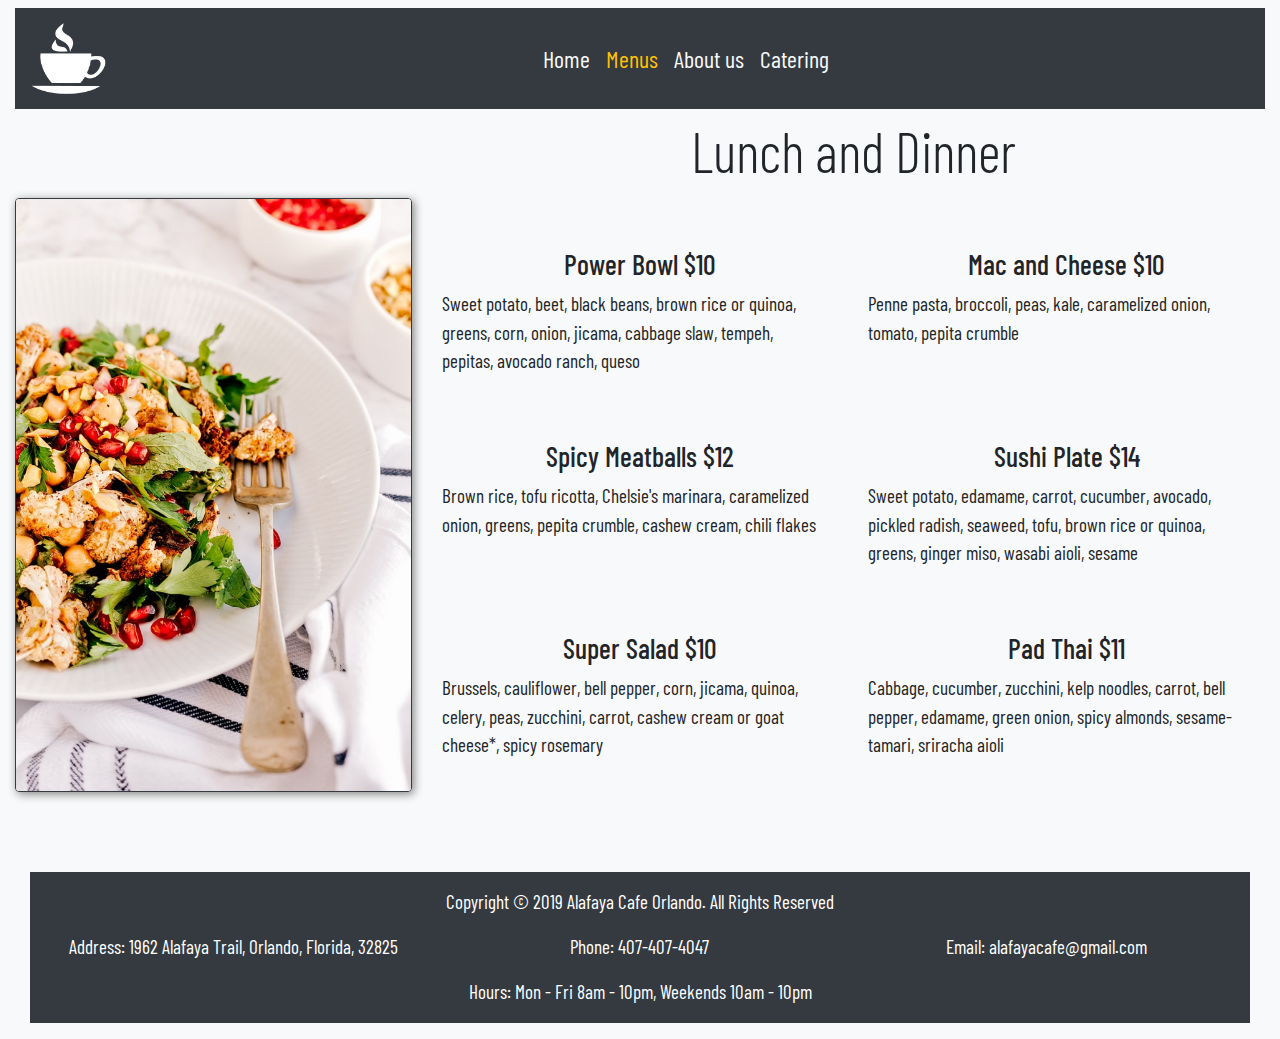
<file: lunchMenu.html>
<!doctype html>
<html lang="en">
  <head>
    <!-- Required meta tags -->
    <meta charset="utf-8">
    <meta name="viewport" content="width=device-width, initial-scale=1, shrink-to-fit=no">

    <!-- Bootstrap CSS -->
    <link rel="stylesheet" href="https://stackpath.bootstrapcdn.com/bootstrap/4.3.1/css/bootstrap.min.css" integrity="sha384-ggOyR0iXCbMQv3Xipma34MD+dH/1fQ784/j6cY/iJTQUOhcWr7x9JvoRxT2MZw1T" crossorigin="anonymous">
    <link rel="stylesheet" href="css/styles.css">
    <link href="https://fonts.googleapis.com/css?family=Barlow+Condensed|Righteous&display=swap" rel="stylesheet">

    <title>Alafaya Cafe</title>
  </head>
  <body class="bg-light">
  	
  	<div class="container-fluid">
        <nav class="my-2 navbar navbar-expand-sm navbar-dark bg-dark">
            <a href="index.html" class="navbar-brand text-light">
                <img src="css/images/logo.jpg" id="logo" alt="">
            </a>
            <button class="navbar-toggler" data-toggle="collapse" data-target="#myNav">
                <span class="navbar-toggler-icon"></span>
            </button>    
            <div class="justify-content-around collapse navbar-collapse" id="myNav">
                <ul class="navbar-nav">
                    <li class="nav-item">
                        <a href="index.html" class="nav-link text-light">Home</a>
                    </li>
                    <li class="nav-item dropdown">
                        <a href="#" class="nav-link text-warning" data-toggle="dropdown">Menus</a>
                        <div class="dropdown-menu">
                            <a href="breakfastMenu.html" class="dropdown-item">Breakfast</a>
                            <a href="lunchMenu.html" class="dropdown-item">Lunch and Dinner</a>
                            <a href="dessertMenu.html" class="dropdown-item">Dessert</a>
                            <a href="beverageMenu.html" class="dropdown-item">Beverages</a>
                        </div>
                    </li>
                    <li class="nav-item">
                        <a href="about.html" class="nav-link text-light">About us</a>
                    </li>
                    <li class="nav-item">
                        <a href="catering.html" class="nav-link text-light">Catering</a>
                    </li>
                </ul>
            </div>
        </nav>
    </div>

    <!-- Breakfast Menu -->
    <div class="container-fluid">
        <div class="row d-flex justify-content-center align-items-center">
            <div class="col-md-4 mb-5">
                <img id="interior" src="css/images/lunch.jpg" alt="" class="img-fluid border border-dark rounded mt-5">
            </div>
            <div class="col-lg-8 mb-5">
                <h2 class="display-4 text-center mb-5">Lunch and Dinner</h2>
                <div class="row">
                    <div class="col-lg-6 mb-5">
                        <h3 class="text-center mt-3">Power Bowl $10</h3>
                        <p class="mr-3">Sweet potato, beet, black beans, brown rice or quinoa, greens, corn, onion, jicama, cabbage slaw, tempeh, pepitas, avocado ranch, queso</p>
                    </div>
                    <div class="col-lg-6 mt-3">
                            <h3 class="text-center">Mac and Cheese $10</h3>
                            <p class="mr-3">Penne pasta, broccoli, peas, kale, caramelized onion, tomato, pepita crumble</p>
                    </div>
                </div>
                <div class="row">
                    <div class="col-lg-6 mb-5">
                        <h3 class="text-center">Spicy Meatballs $12</h3>
                        <p>Brown rice, tofu ricotta, Chelsie's marinara, caramelized onion, greens, pepita crumble, cashew cream, chili flakes</p>
                    </div>
                    <div class="col-lg-6 mb-5">
                            <h3 class="text-center">Sushi Plate $14</h3>
                        <p class="mr-3">Sweet potato, edamame, carrot, cucumber, avocado, pickled radish, seaweed, tofu, brown rice or quinoa, greens, ginger miso, wasabi aioli, sesame</p>
                    </div>
                </div>
                <div class="row">
                    <div class="col-lg-6 mb-5">
                        <h3 class="text-center">Super Salad $10</h3>
                        <p>Brussels, cauliflower, bell pepper, corn, jicama, quinoa, celery, peas, zucchini, carrot, cashew cream or goat cheese*, spicy rosemary</p>
                    </div>
                    <div class="col-lg-6 mb-5">
                            <h3 class="text-center">Pad Thai $11</h3>
                        <p>Cabbage, cucumber, zucchini, kelp noodles, carrot, bell pepper, edamame, green onion, spicy almonds, sesame-tamari, sriracha aioli</p>
                    </div>
                </div>
            </div>
        </div>

    <div class="container-fluid">    
        <footer id="foot">
                <div class="container-fluid bg-dark text-white mb-3">
                        <div class="row">
                            <div class="col-12 d-flex justify-content-around pt-3">
                                <p>Copyright &copy; 2019 Alafaya Cafe Orlando.  All Rights Reserved</p>
                            </div>
                            <div class="col-xl-4 col-12 d-flex justify-content-center">
                                <p>Address: 1962 Alafaya Trail, Orlando, Florida, 32825</p>
                            </div>
                            <div class="col-xl-4 col-12 d-flex justify-content-center">
                                <p>Phone: 407-407-4047</p>
                            </div>
                            <div class="col-xl-4 col-12 d-flex justify-content-center">
                                <p> Email: alafayacafe@gmail.com</p>
                            </div>
                            
                            <div class="col-12 d-flex justify-content-center">
                                <p>Hours: Mon - Fri 8am - 10pm,  Weekends 10am - 10pm</p>
                            </div>
                        </div>
                    </div>
        </footer>
    </div>

       

    <!-- Optional JavaScript -->
    <!-- jQuery first, then Popper.js, then Bootstrap JS -->
    <script src="https://code.jquery.com/jquery-3.3.1.slim.min.js" integrity="sha384-q8i/X+965DzO0rT7abK41JStQIAqVgRVzpbzo5smXKp4YfRvH+8abtTE1Pi6jizo" crossorigin="anonymous"></script>
    <script src="https://cdnjs.cloudflare.com/ajax/libs/popper.js/1.14.7/umd/popper.min.js" integrity="sha384-UO2eT0CpHqdSJQ6hJty5KVphtPhzWj9WO1clHTMGa3JDZwrnQq4sF86dIHNDz0W1" crossorigin="anonymous"></script>
    <script src="https://stackpath.bootstrapcdn.com/bootstrap/4.3.1/js/bootstrap.min.js" integrity="sha384-JjSmVgyd0p3pXB1rRibZUAYoIIy6OrQ6VrjIEaFf/nJGzIxFDsf4x0xIM+B07jRM" crossorigin="anonymous"></script>
  </body>
</html>
</file>
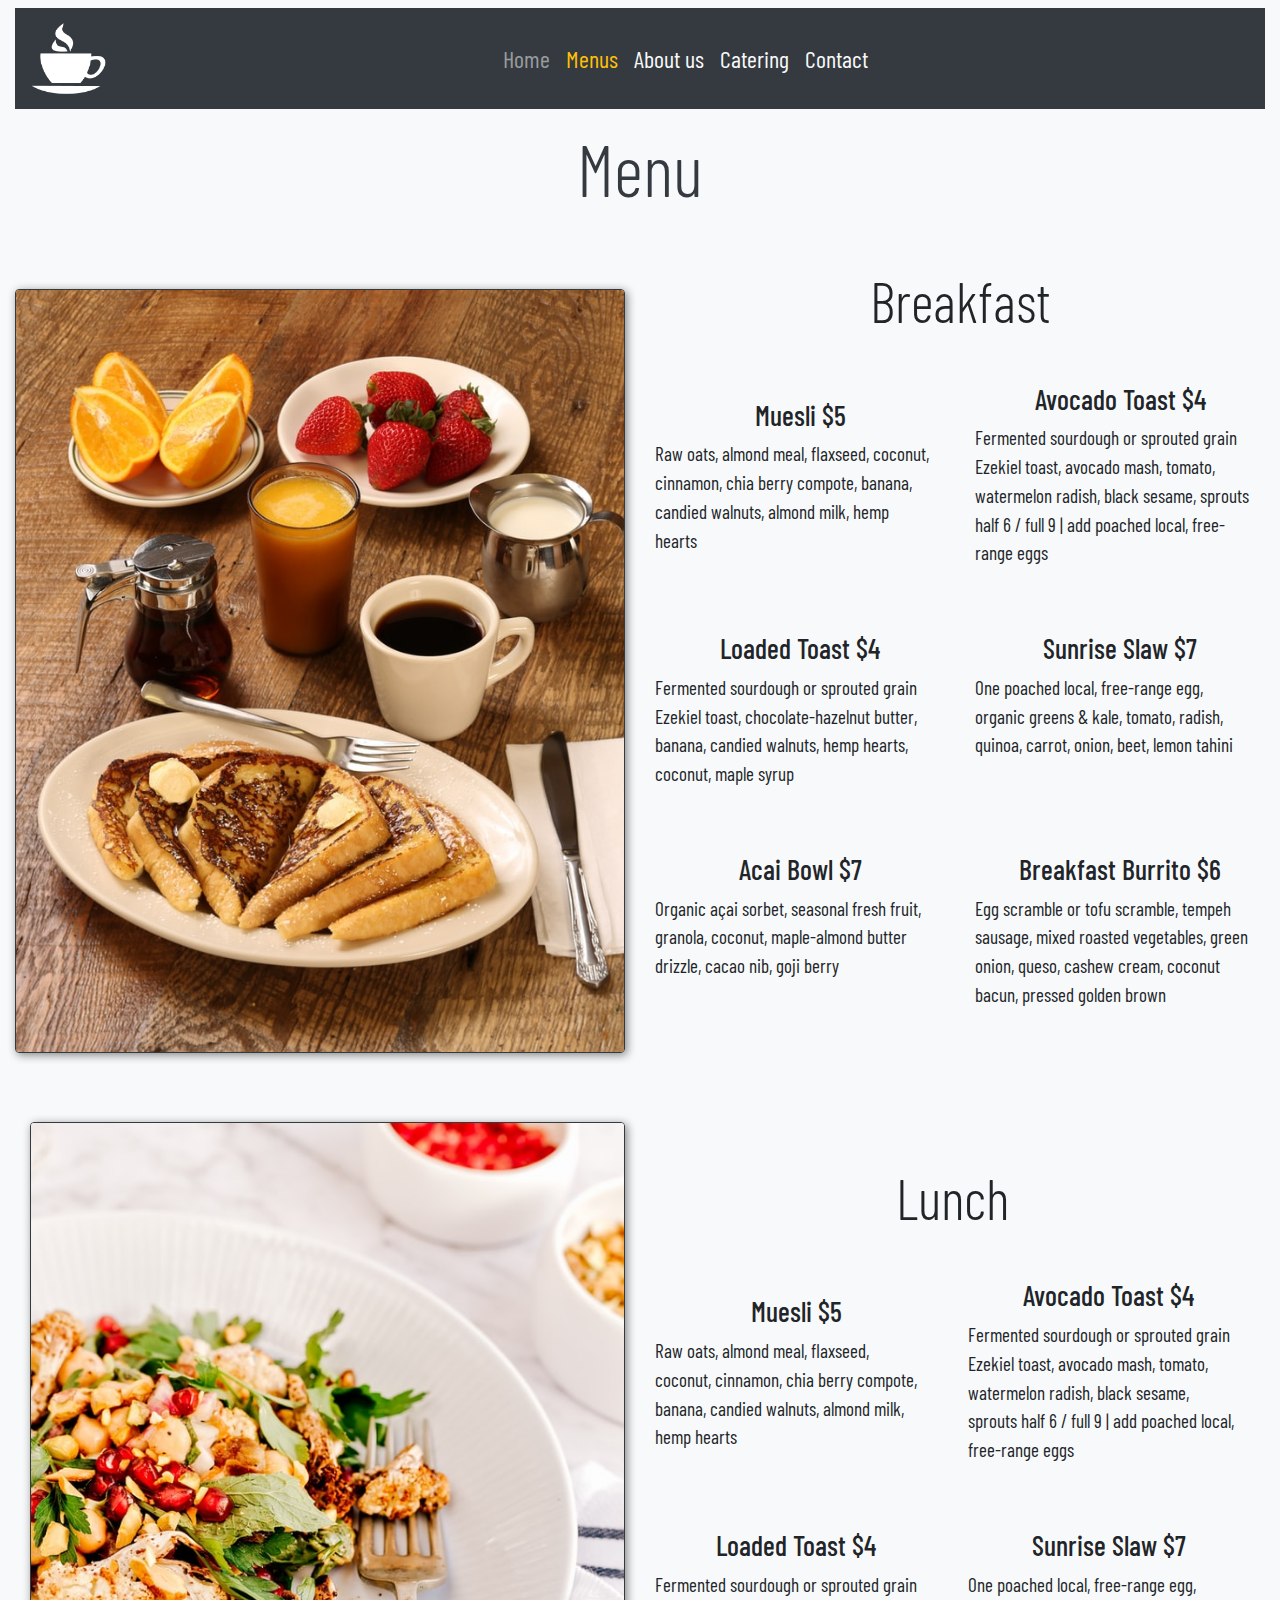
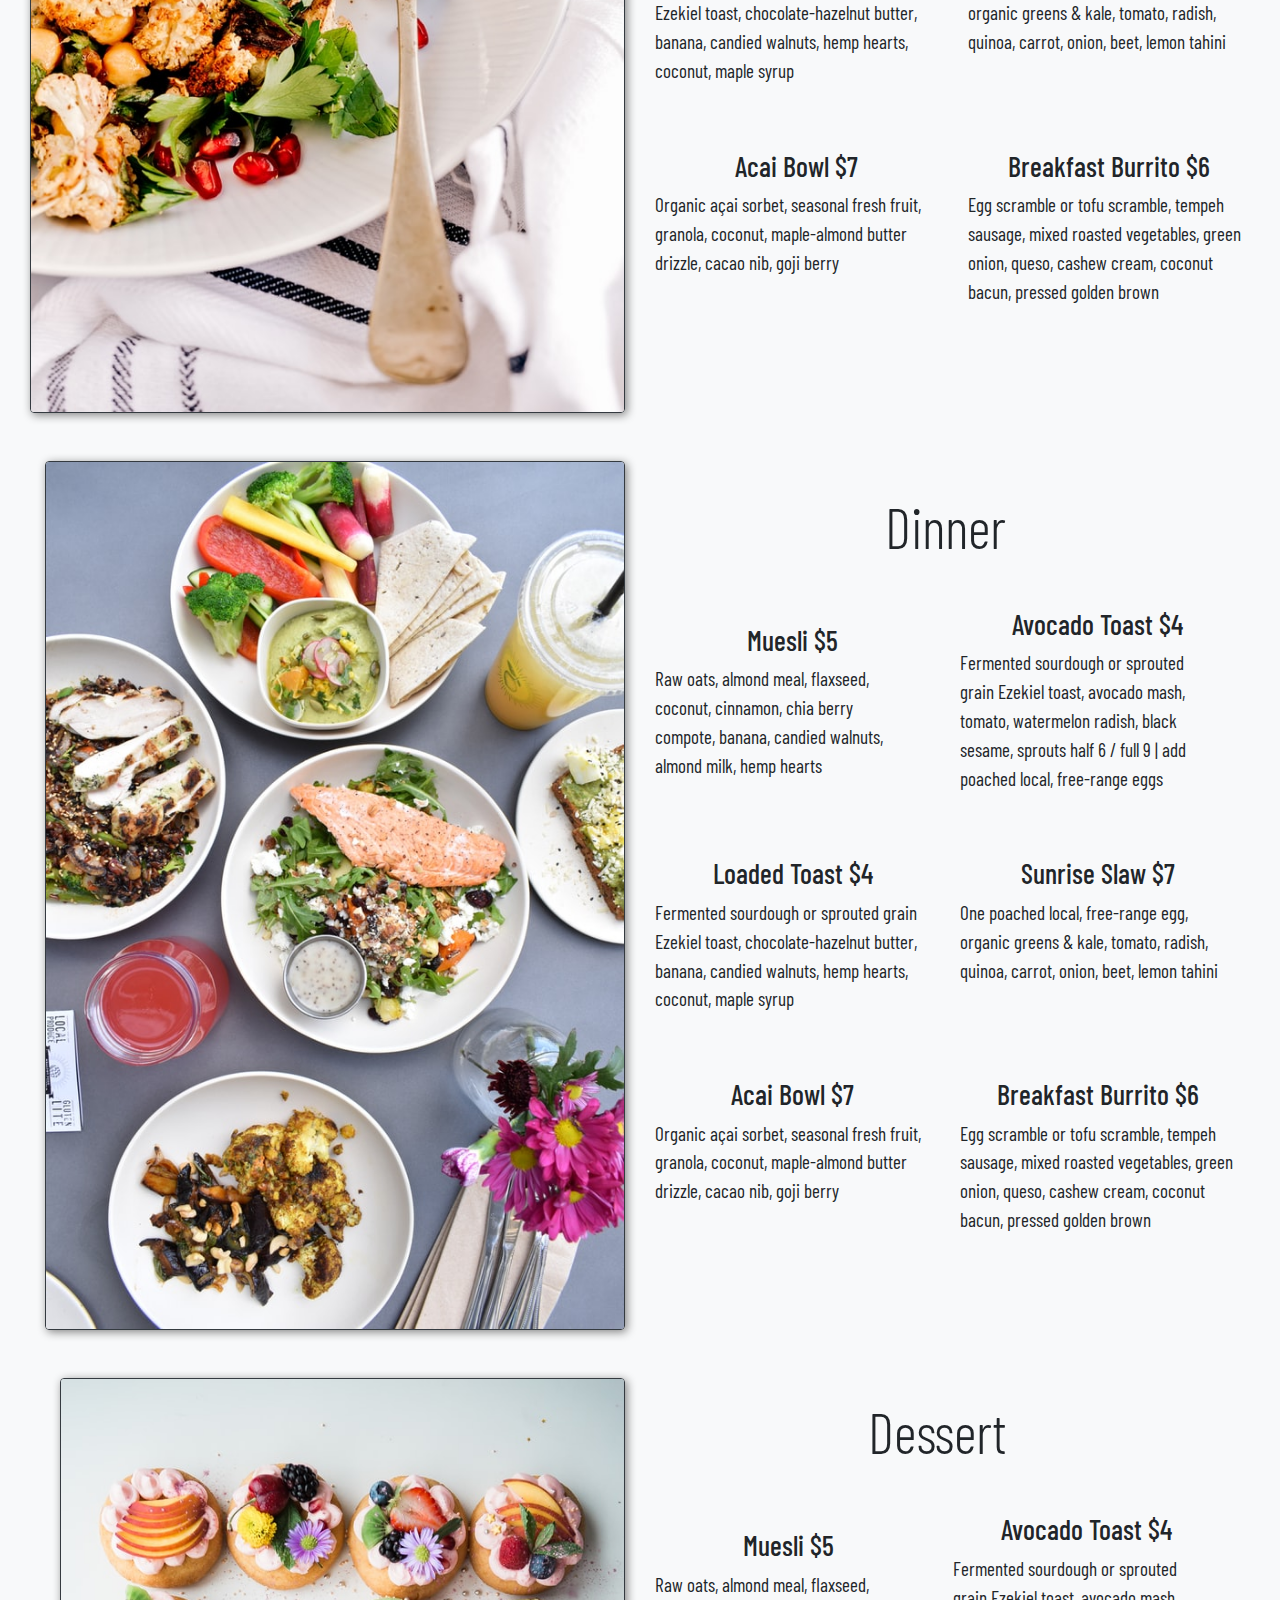
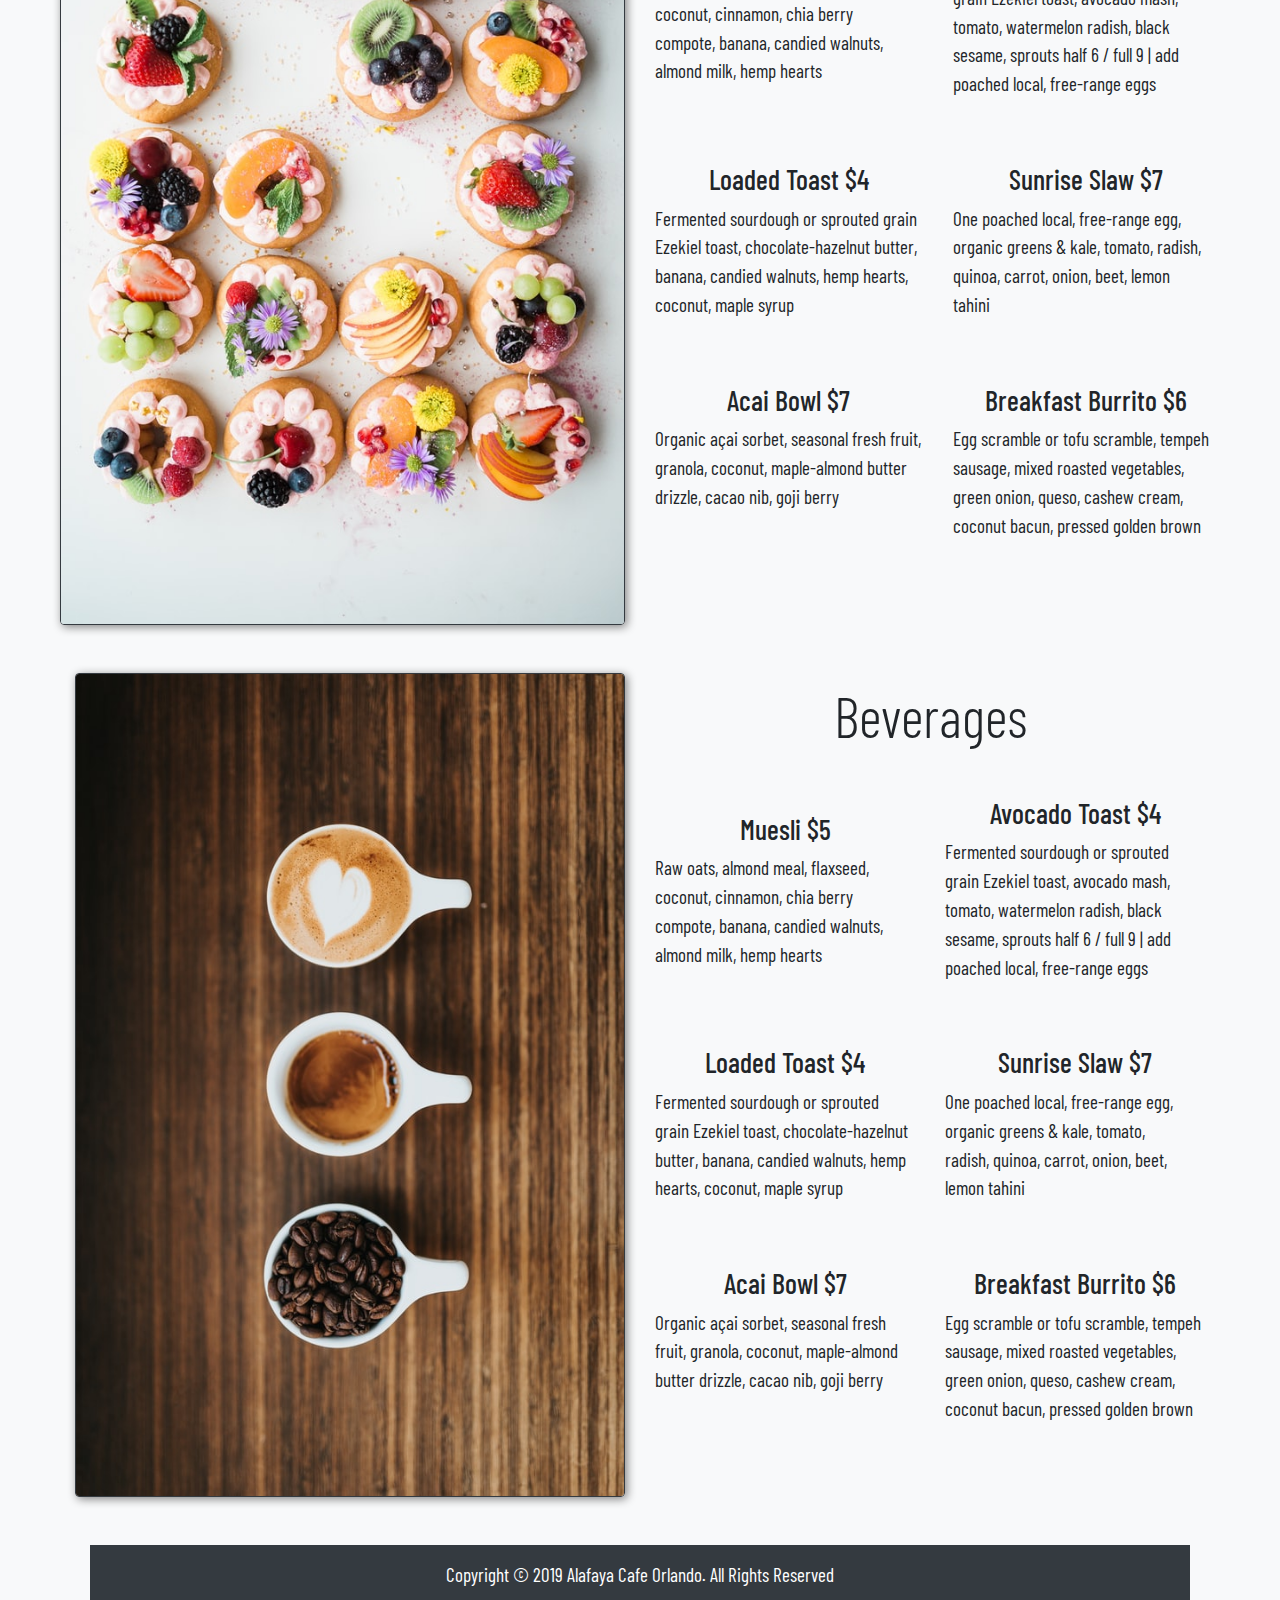
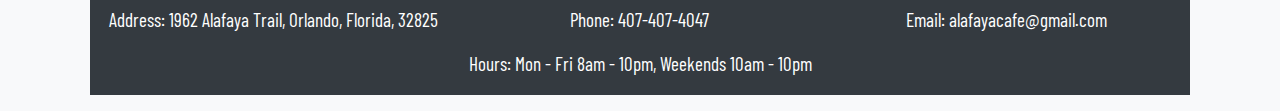
<file: menu.html>
<!doctype html>
<html lang="en">
  <head>
    <!-- Required meta tags -->
    <meta charset="utf-8">
    <meta name="viewport" content="width=device-width, initial-scale=1, shrink-to-fit=no">

    <!-- Bootstrap CSS -->
    <link rel="stylesheet" href="https://stackpath.bootstrapcdn.com/bootstrap/4.3.1/css/bootstrap.min.css" integrity="sha384-ggOyR0iXCbMQv3Xipma34MD+dH/1fQ784/j6cY/iJTQUOhcWr7x9JvoRxT2MZw1T" crossorigin="anonymous">
    <link rel="stylesheet" href="css/styles.css">
    <link href="https://fonts.googleapis.com/css?family=Barlow+Condensed|Righteous&display=swap" rel="stylesheet">

    <title>Alafaya Cafe</title>
  </head>
  <body class="bg-light">
  	
    <!-- Navbar -->
    <div class="container-fluid">
        <nav class="my-2 navbar navbar-expand-sm navbar-dark bg-dark">
            <a href="#" class="navbar-brand text-light">
                <img src="css/images/logo.jpg" id="logo" alt="">
            </a>
            <button class="navbar-toggler" data-toggle="collapse" data-target="#myNav">
                <span class="navbar-toggler-icon"></span>
            </button>    
            <div class="justify-content-around collapse navbar-collapse" id="myNav">
                <ul class="navbar-nav">
                    <li class="nav-item">
                        <a href="#" class="nav-link">Home</a>
                    </li>
                    <li class="nav-item">
                        <a href="#" class="nav-link text-warning">Menus</a>
                    </li>
                    <li class="nav-item">
                        <a href="#" class="nav-link text-light">About us</a>
                    </li>
                    <li class="nav-item">
                        <a href="#" class="nav-link text-light">Catering</a>
                    </li>
                    <li class="nav-item">
                        <a href="#" class="nav-link text-light">Contact</a>
                    </li>
                </ul>
            </div>
        </nav>
    </div>

    <!-- Header  -->
    <div class="container-fluid d-flex justify-content-center align-items-center mb-5 mt-3">
        <h1 class="display-3 bg-light text-dark text-center">Menu</h1>
    </div>

    <!-- Breakfast Menu -->
    <div class="container-fluid">
            <div class="row d-flex justify-content-around align-items-center">
                <div class="col-md-6 mb-5">
                    <img id="interior" src="css/images/breakfast.jpg" alt="" class="img-fluid border border-dark rounded">
                </div>
                <div class="col-lg-6 mb-5">
                    <h2 class="display-4 text-center mb-5">Breakfast</h2>
                    <div class="row">
                        <div class="col-lg-6 mb-5">
                            <h3 class="text-center mt-3">Muesli $5</h3>
                            <p class="mr-3">Raw oats, almond meal, flaxseed, coconut, cinnamon, chia berry compote, banana, candied walnuts, almond milk, hemp hearts</p>
                        </div>
                        <div class="col-lg-6 mb-5">
                                <h3 class="text-center">Avocado Toast $4</h3>
                                <p class="mr-3">Fermented sourdough or sprouted grain Ezekiel toast, avocado mash, tomato, watermelon radish, black sesame, sprouts half 6 / full 9 | add poached local, free-range eggs</p>
                        </div>
                    </div>
                    <div class="row">
                        <div class="col-lg-6 mb-5">
                            <h3 class="text-center">Loaded Toast $4</h3>
                            <p>Fermented sourdough or sprouted grain Ezekiel toast, chocolate-hazelnut butter, banana, candied walnuts, hemp hearts, coconut, maple syrup</p>
                        </div>
                        <div class="col-lg-6 mb-5">
                                <h3 class="text-center">Sunrise Slaw $7</h3>
                            <p class="mr-3">One poached local, free-range egg, organic greens & kale, tomato, radish, quinoa, carrot, onion, beet, lemon tahini</p>
                        </div>
                    </div>
                    <div class="row">
                        <div class="col-lg-6 mb-5">
                            <h3 class="text-center">Acai Bowl $7</h3>
                            <p>Organic açai sorbet, seasonal fresh fruit, granola, coconut, maple-almond butter drizzle, cacao nib, goji berry</p>
                        </div>
                        <div class="col-lg-6 mb-5">
                                <h3 class="text-center">Breakfast Burrito $6</h3>
                            <p>Egg scramble or tofu scramble, tempeh sausage, mixed roasted vegetables, green onion, queso, cashew cream, coconut bacun, pressed golden brown</p>
                        </div>
                    </div>
                </div>
            </div>
    
    <!-- Lunch Menu -->
    <div class="container-fluid">
            <div class="row d-flex justify-content-around align-items-center">
                <div class="col-md-6 mb-5">
                    <img id="interior" src="css/images/lunch.jpg" alt="" class="img-fluid border border-dark rounded">
                </div>
                <div class="col-lg-6 mb-5">
                    <h2 class="display-4 text-center mb-5">Lunch</h2>
                    <div class="row">
                        <div class="col-lg-6 mb-5">
                            <h3 class="text-center mt-3">Muesli $5</h3>
                            <p class="mr-3">Raw oats, almond meal, flaxseed, coconut, cinnamon, chia berry compote, banana, candied walnuts, almond milk, hemp hearts</p>
                        </div>
                        <div class="col-lg-6 mb-5">
                                <h3 class="text-center">Avocado Toast $4</h3>
                                <p class="mr-3">Fermented sourdough or sprouted grain Ezekiel toast, avocado mash, tomato, watermelon radish, black sesame, sprouts half 6 / full 9 | add poached local, free-range eggs</p>
                        </div>
                    </div>
                    <div class="row">
                        <div class="col-lg-6 mb-5">
                            <h3 class="text-center">Loaded Toast $4</h3>
                            <p>Fermented sourdough or sprouted grain Ezekiel toast, chocolate-hazelnut butter, banana, candied walnuts, hemp hearts, coconut, maple syrup</p>
                        </div>
                        <div class="col-lg-6 mb-5">
                                <h3 class="text-center">Sunrise Slaw $7</h3>
                            <p class="mr-3">One poached local, free-range egg, organic greens & kale, tomato, radish, quinoa, carrot, onion, beet, lemon tahini</p>
                        </div>
                    </div>
                    <div class="row">
                        <div class="col-lg-6 mb-5">
                            <h3 class="text-center">Acai Bowl $7</h3>
                            <p>Organic açai sorbet, seasonal fresh fruit, granola, coconut, maple-almond butter drizzle, cacao nib, goji berry</p>
                        </div>
                        <div class="col-lg-6 mb-5">
                                <h3 class="text-center">Breakfast Burrito $6</h3>
                            <p>Egg scramble or tofu scramble, tempeh sausage, mixed roasted vegetables, green onion, queso, cashew cream, coconut bacun, pressed golden brown</p>
                        </div>
                    </div>
                </div>
            </div>
    
    <!-- Dinner Menu -->
    <div class="container-fluid">
            <div class="row d-flex justify-content-around align-items-center">
                <div class="col-md-6 mb-5">
                    <img id="interior" src="css/images/dinner.jpg" alt="" class="img-fluid border border-dark rounded">
                </div>
                <div class="col-lg-6 mb-5">
                    <h2 class="display-4 text-center mb-5">Dinner</h2>
                    <div class="row">
                        <div class="col-lg-6 mb-5">
                            <h3 class="text-center mt-3">Muesli $5</h3>
                            <p class="mr-3">Raw oats, almond meal, flaxseed, coconut, cinnamon, chia berry compote, banana, candied walnuts, almond milk, hemp hearts</p>
                        </div>
                        <div class="col-lg-6 mb-5">
                                <h3 class="text-center">Avocado Toast $4</h3>
                                <p class="mr-3">Fermented sourdough or sprouted grain Ezekiel toast, avocado mash, tomato, watermelon radish, black sesame, sprouts half 6 / full 9 | add poached local, free-range eggs</p>
                        </div>
                    </div>
                    <div class="row">
                        <div class="col-lg-6 mb-5">
                            <h3 class="text-center">Loaded Toast $4</h3>
                            <p>Fermented sourdough or sprouted grain Ezekiel toast, chocolate-hazelnut butter, banana, candied walnuts, hemp hearts, coconut, maple syrup</p>
                        </div>
                        <div class="col-lg-6 mb-5">
                                <h3 class="text-center">Sunrise Slaw $7</h3>
                            <p class="mr-3">One poached local, free-range egg, organic greens & kale, tomato, radish, quinoa, carrot, onion, beet, lemon tahini</p>
                        </div>
                    </div>
                    <div class="row">
                        <div class="col-lg-6 mb-5">
                            <h3 class="text-center">Acai Bowl $7</h3>
                            <p>Organic açai sorbet, seasonal fresh fruit, granola, coconut, maple-almond butter drizzle, cacao nib, goji berry</p>
                        </div>
                        <div class="col-lg-6 mb-5">
                                <h3 class="text-center">Breakfast Burrito $6</h3>
                            <p>Egg scramble or tofu scramble, tempeh sausage, mixed roasted vegetables, green onion, queso, cashew cream, coconut bacun, pressed golden brown</p>
                        </div>
                    </div>
                </div>
            </div>
    
    <!-- Dessert Menu -->
    <div class="container-fluid">
            <div class="row d-flex justify-content-around align-items-center">
                <div class="col-md-6 mb-5">
                    <img id="interior" src="css/images/dessert.jpg" alt="" class="img-fluid border border-dark rounded">
                </div>
                <div class="col-lg-6 mb-5">
                    <h2 class="display-4 text-center mb-5">Dessert</h2>
                    <div class="row">
                        <div class="col-lg-6 mb-5">
                            <h3 class="text-center mt-3">Muesli $5</h3>
                            <p class="mr-3">Raw oats, almond meal, flaxseed, coconut, cinnamon, chia berry compote, banana, candied walnuts, almond milk, hemp hearts</p>
                        </div>
                        <div class="col-lg-6 mb-5">
                                <h3 class="text-center">Avocado Toast $4</h3>
                                <p class="mr-3">Fermented sourdough or sprouted grain Ezekiel toast, avocado mash, tomato, watermelon radish, black sesame, sprouts half 6 / full 9 | add poached local, free-range eggs</p>
                        </div>
                    </div>
                    <div class="row">
                        <div class="col-lg-6 mb-5">
                            <h3 class="text-center">Loaded Toast $4</h3>
                            <p>Fermented sourdough or sprouted grain Ezekiel toast, chocolate-hazelnut butter, banana, candied walnuts, hemp hearts, coconut, maple syrup</p>
                        </div>
                        <div class="col-lg-6 mb-5">
                                <h3 class="text-center">Sunrise Slaw $7</h3>
                            <p class="mr-3">One poached local, free-range egg, organic greens & kale, tomato, radish, quinoa, carrot, onion, beet, lemon tahini</p>
                        </div>
                    </div>
                    <div class="row">
                        <div class="col-lg-6 mb-5">
                            <h3 class="text-center">Acai Bowl $7</h3>
                            <p>Organic açai sorbet, seasonal fresh fruit, granola, coconut, maple-almond butter drizzle, cacao nib, goji berry</p>
                        </div>
                        <div class="col-lg-6 mb-5">
                                <h3 class="text-center">Breakfast Burrito $6</h3>
                            <p>Egg scramble or tofu scramble, tempeh sausage, mixed roasted vegetables, green onion, queso, cashew cream, coconut bacun, pressed golden brown</p>
                        </div>
                    </div>
                </div>
            </div>
    
    <!-- Beverage Menu -->
    <div class="container-fluid">
            <div class="row d-flex justify-content-around align-items-center">
                <div class="col-md-6 mb-5">
                    <img id="interior" src="css/images/beverages.jpg" alt="" class="img-fluid border border-dark rounded">
                </div>
                <div class="col-lg-6 mb-5">
                    <h2 class="display-4 text-center mb-5">Beverages</h2>
                    <div class="row">
                        <div class="col-lg-6 mb-5">
                            <h3 class="text-center mt-3">Muesli $5</h3>
                            <p class="mr-3">Raw oats, almond meal, flaxseed, coconut, cinnamon, chia berry compote, banana, candied walnuts, almond milk, hemp hearts</p>
                        </div>
                        <div class="col-lg-6 mb-5">
                                <h3 class="text-center">Avocado Toast $4</h3>
                                <p class="mr-3">Fermented sourdough or sprouted grain Ezekiel toast, avocado mash, tomato, watermelon radish, black sesame, sprouts half 6 / full 9 | add poached local, free-range eggs</p>
                        </div>
                    </div>
                    <div class="row">
                        <div class="col-lg-6 mb-5">
                            <h3 class="text-center">Loaded Toast $4</h3>
                            <p>Fermented sourdough or sprouted grain Ezekiel toast, chocolate-hazelnut butter, banana, candied walnuts, hemp hearts, coconut, maple syrup</p>
                        </div>
                        <div class="col-lg-6 mb-5">
                                <h3 class="text-center">Sunrise Slaw $7</h3>
                            <p class="mr-3">One poached local, free-range egg, organic greens & kale, tomato, radish, quinoa, carrot, onion, beet, lemon tahini</p>
                        </div>
                    </div>
                    <div class="row">
                        <div class="col-lg-6 mb-5">
                            <h3 class="text-center">Acai Bowl $7</h3>
                            <p>Organic açai sorbet, seasonal fresh fruit, granola, coconut, maple-almond butter drizzle, cacao nib, goji berry</p>
                        </div>
                        <div class="col-lg-6 mb-5">
                                <h3 class="text-center">Breakfast Burrito $6</h3>
                            <p>Egg scramble or tofu scramble, tempeh sausage, mixed roasted vegetables, green onion, queso, cashew cream, coconut bacun, pressed golden brown</p>
                        </div>
                    </div>
                </div>
            </div>
            
          
    

    <div class="container-fluid">    
        <footer id="foot">
                <div class="container-fluid bg-dark text-white mb-3">
                        <div class="row">
                            <div class="col-12 d-flex justify-content-around pt-3">
                                <p>Copyright &copy; 2019 Alafaya Cafe Orlando.  All Rights Reserved</p>
                            </div>
                            <div class="col-xl-4 col-12 d-flex justify-content-center">
                                <p>Address: 1962 Alafaya Trail, Orlando, Florida, 32825</p>
                            </div>
                            <div class="col-xl-4 col-12 d-flex justify-content-center">
                                <p>Phone: 407-407-4047</p>
                            </div>
                            <div class="col-xl-4 col-12 d-flex justify-content-center">
                                <p> Email: alafayacafe@gmail.com</p>
                            </div>
                            
                            <div class="col-12 d-flex justify-content-center">
                                <p>Hours: Mon - Fri 8am - 10pm,  Weekends 10am - 10pm</p>
                            </div>
                        </div>
                    </div>
        </footer>
    </div>

       

    <!-- Optional JavaScript -->
    <!-- jQuery first, then Popper.js, then Bootstrap JS -->
    <script src="https://code.jquery.com/jquery-3.3.1.slim.min.js" integrity="sha384-q8i/X+965DzO0rT7abK41JStQIAqVgRVzpbzo5smXKp4YfRvH+8abtTE1Pi6jizo" crossorigin="anonymous"></script>
    <script src="https://cdnjs.cloudflare.com/ajax/libs/popper.js/1.14.7/umd/popper.min.js" integrity="sha384-UO2eT0CpHqdSJQ6hJty5KVphtPhzWj9WO1clHTMGa3JDZwrnQq4sF86dIHNDz0W1" crossorigin="anonymous"></script>
    <script src="https://stackpath.bootstrapcdn.com/bootstrap/4.3.1/js/bootstrap.min.js" integrity="sha384-JjSmVgyd0p3pXB1rRibZUAYoIIy6OrQ6VrjIEaFf/nJGzIxFDsf4x0xIM+B07jRM" crossorigin="anonymous"></script>
  </body>
</html>
</file>
<file: css/styles.css>
#jumbo {
    background-image: url(images/coffeeBeans.jpg);
    background-repeat: no-repeat;
    background-size: 100%;
    font-family: 'Righteous';
    color: azure; 
    box-shadow: 3px 3px 3px #2E0E01;
}

body {
    font-family: 'Barlow Condensed', sans-serif;
    font-size: 1.2rem;
}

.list-group-item {
    font-family: 'Barlow Condensed', sans-serif;
    font-size: 1.2rem;
}

.card {
     box-shadow: 2px 2px 10px grey;
}

.nav-item {
    font-size: 1.5rem;
}

.nav-link:hover {
    border-bottom: 1px solid white;
}

#logo {

    width: 75px;
    height: auto;
    
}

#interior, #patio, #imgCarousel, #cateringMenu, #cateringForm {
    box-shadow: 2px 2px 10px grey;
}






@media(max-width: 575px) {
    .nav-link:hover {
        border-bottom: none;
    }
}
</file>
